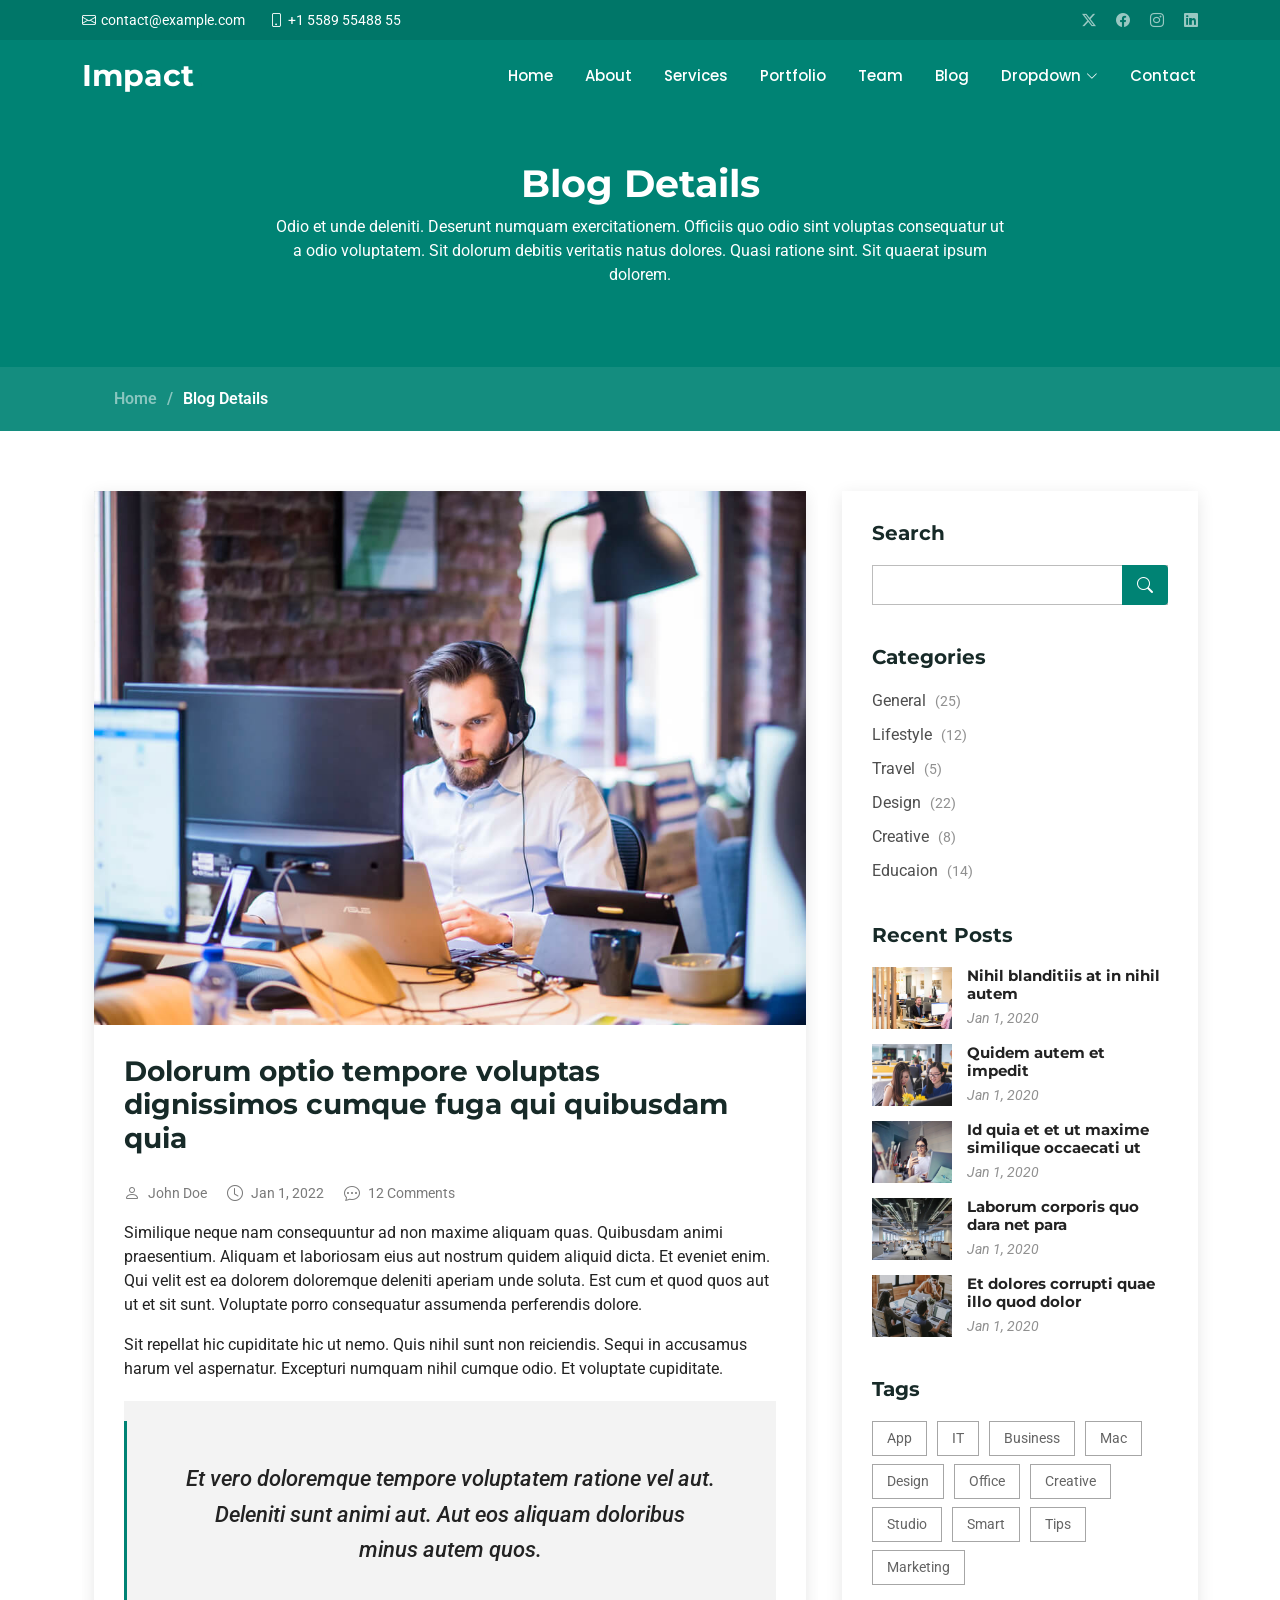
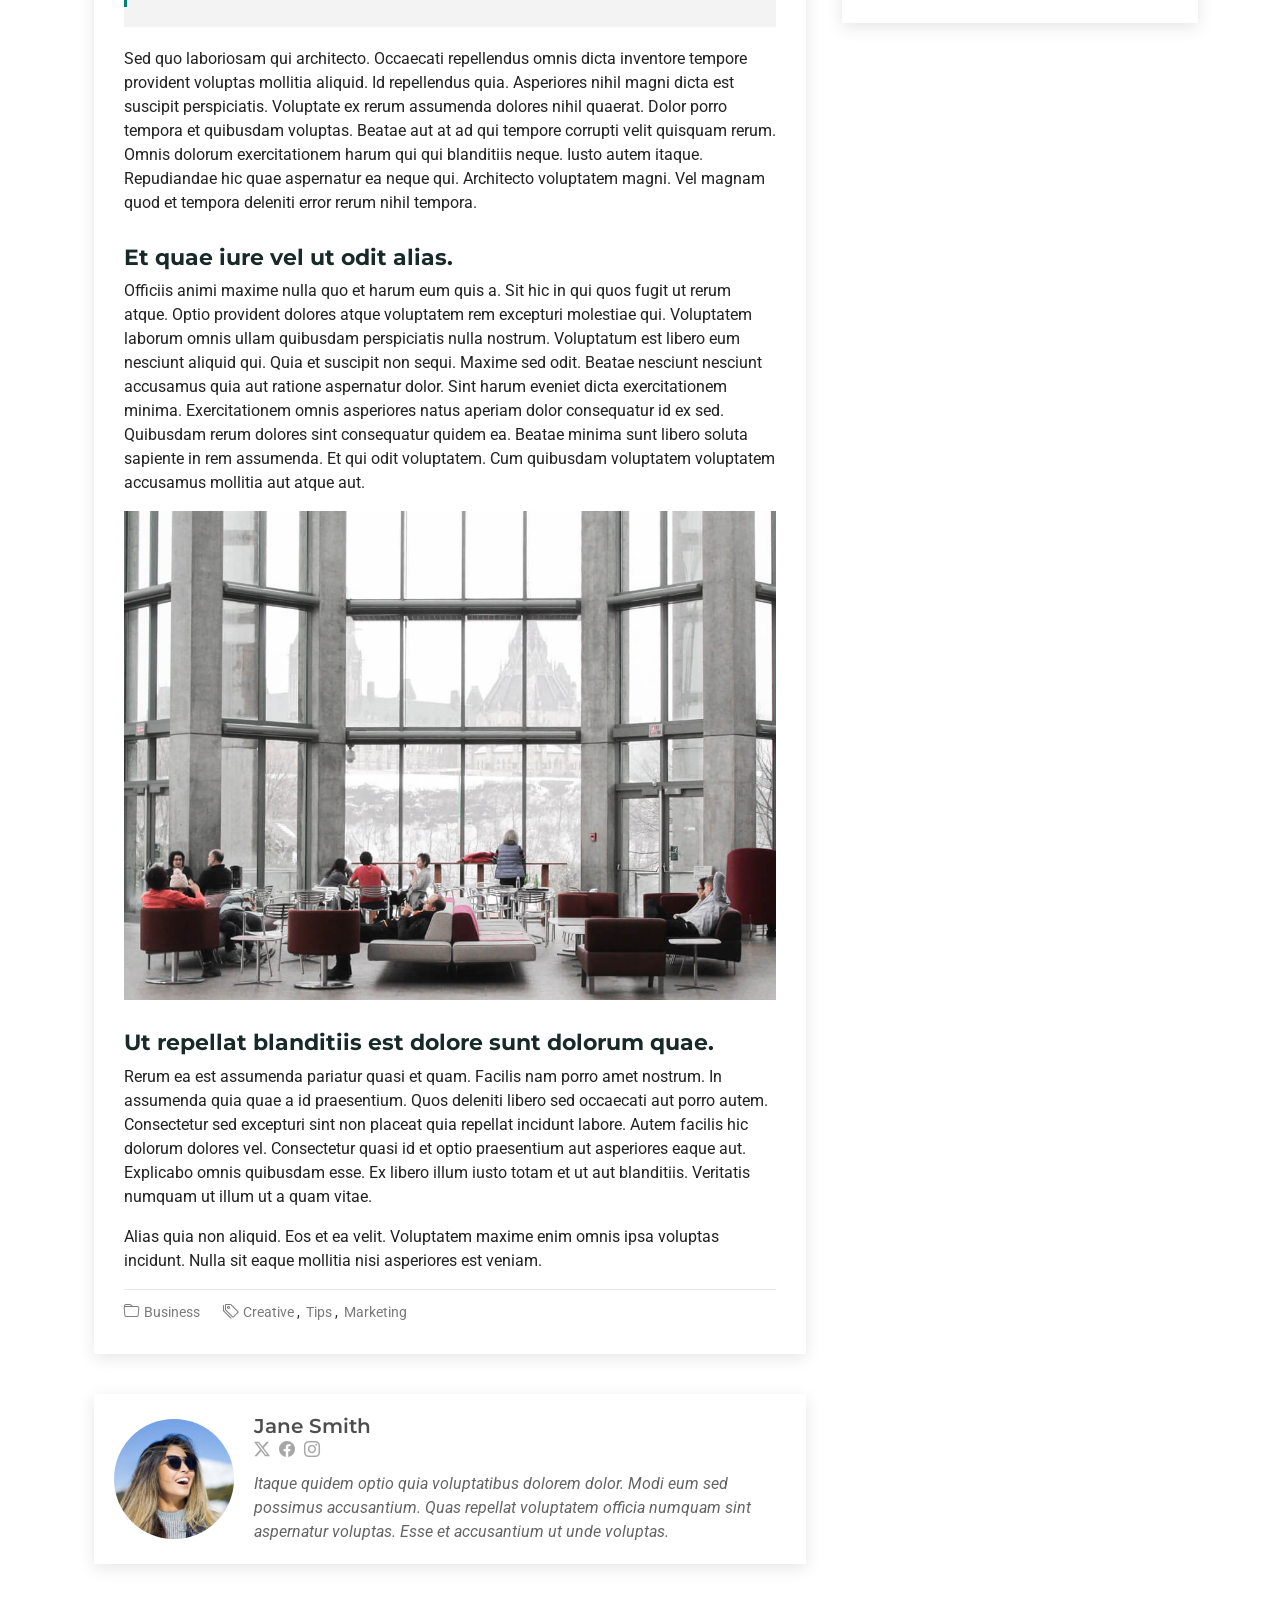
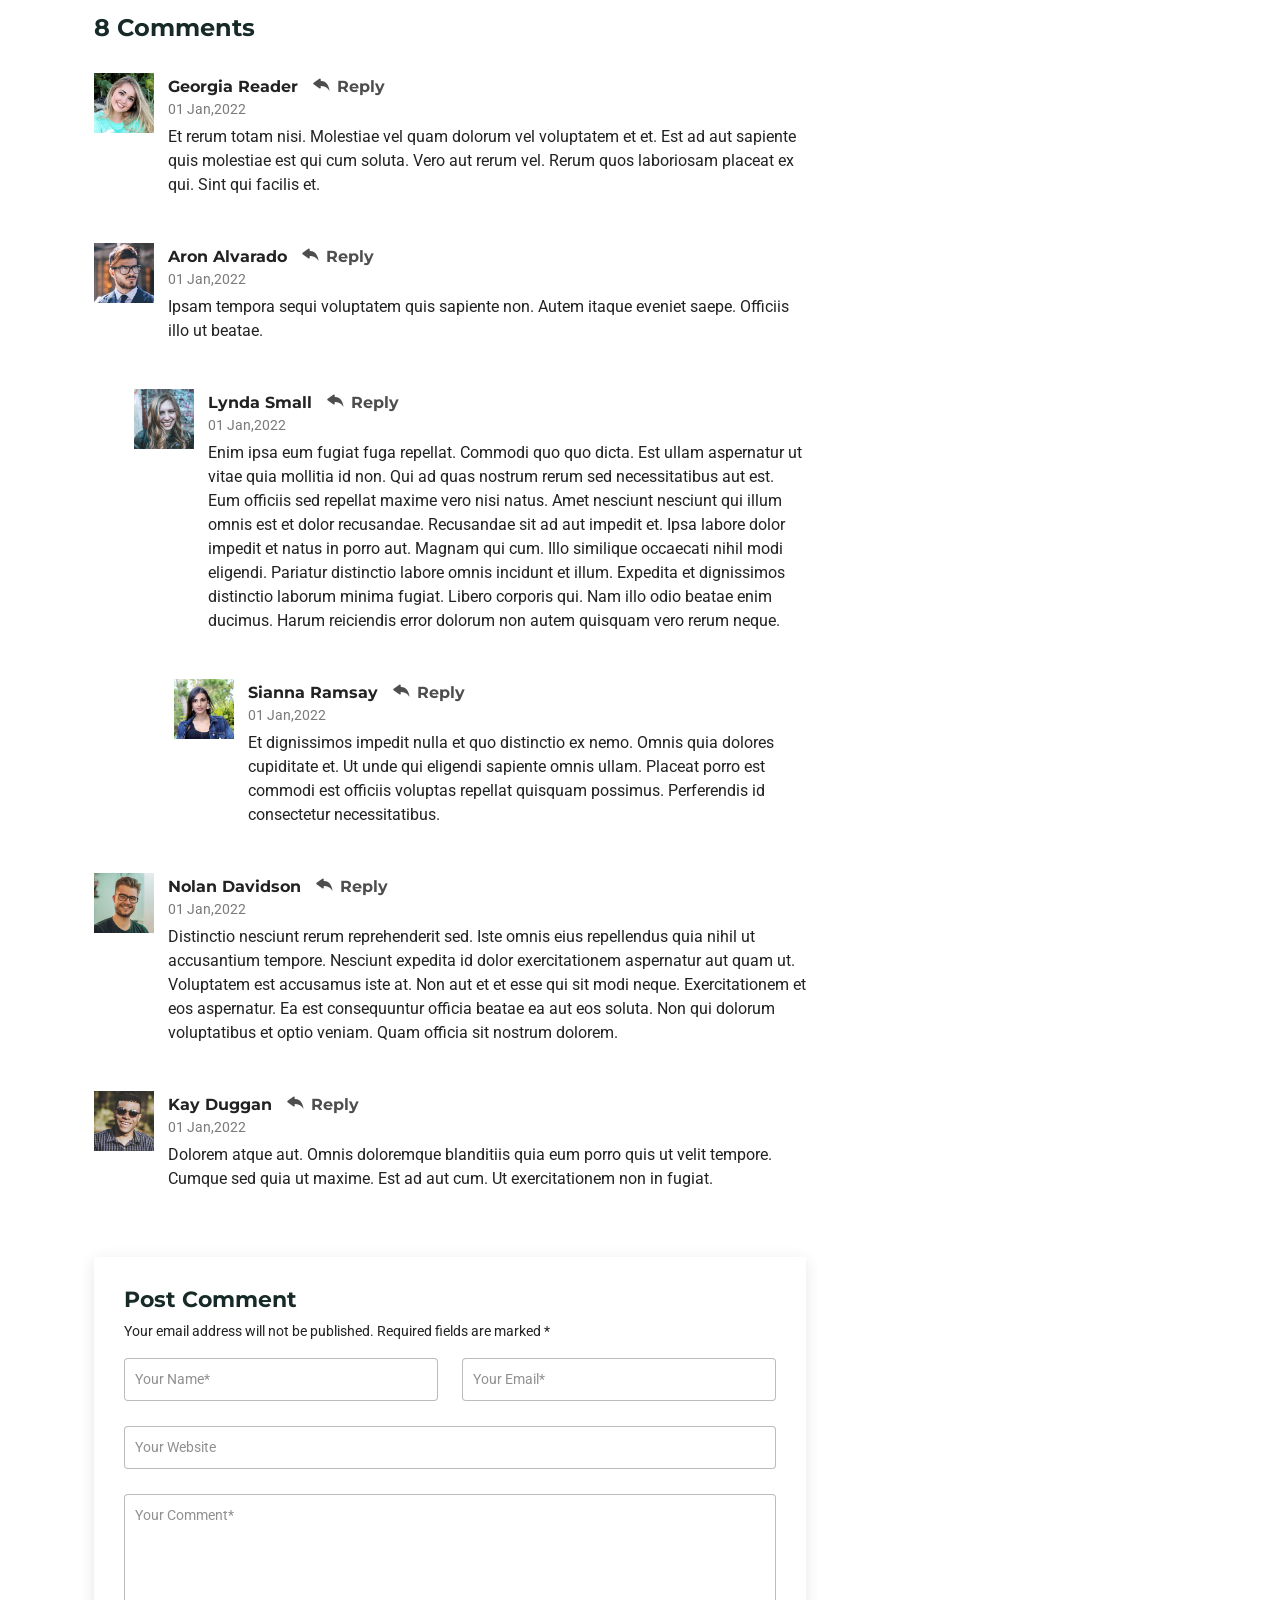
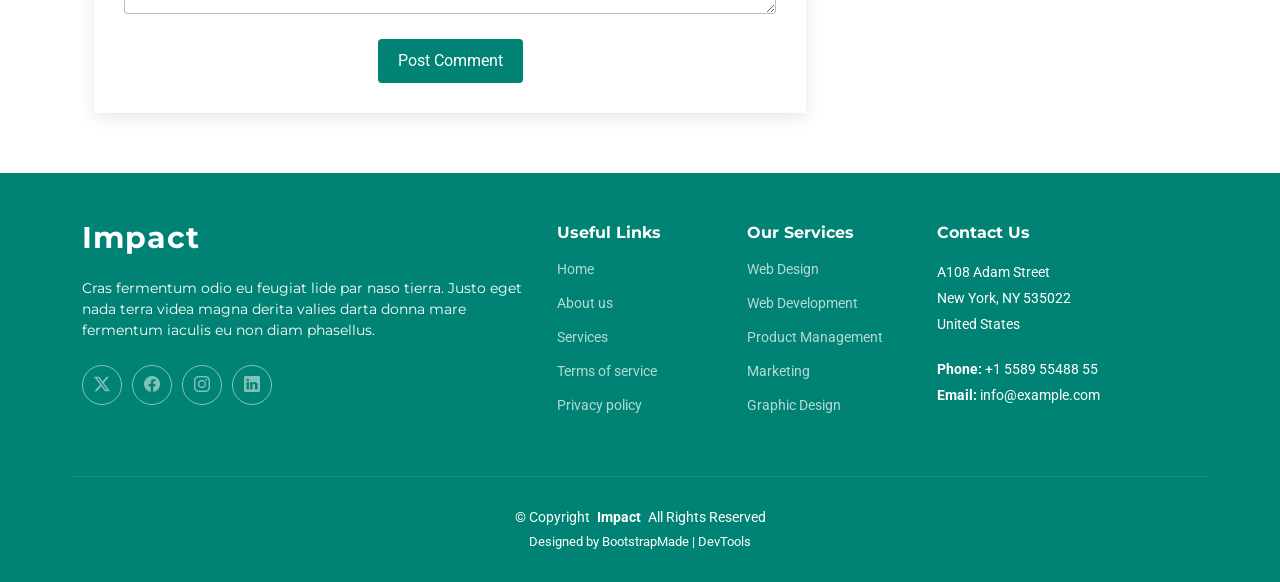
<file: Impact_/Impact/blog-details.html>
<!DOCTYPE html>
<html lang="en">

<head>
  <meta charset="utf-8">
  <meta content="width=device-width, initial-scale=1.0" name="viewport">
  <title>Blog Details - Impact Bootstrap Template</title>
  <meta name="description" content="">
  <meta name="keywords" content="">

  <!-- Favicons -->
  <link href="assets/img/favicon.png" rel="icon">
  <link href="assets/img/apple-touch-icon.png" rel="apple-touch-icon">

  <!-- Fonts -->
  <link href="https://fonts.googleapis.com" rel="preconnect">
  <link href="https://fonts.gstatic.com" rel="preconnect" crossorigin>
  <link href="https://fonts.googleapis.com/css2?family=Roboto:ital,wght@0,100;0,300;0,400;0,500;0,700;0,900;1,100;1,300;1,400;1,500;1,700;1,900&family=Montserrat:ital,wght@0,100;0,200;0,300;0,400;0,500;0,600;0,700;0,800;0,900;1,100;1,200;1,300;1,400;1,500;1,600;1,700;1,800;1,900&family=Poppins:ital,wght@0,100;0,200;0,300;0,400;0,500;0,600;0,700;0,800;0,900;1,100;1,200;1,300;1,400;1,500;1,600;1,700;1,800;1,900&display=swap" rel="stylesheet">

  <!-- Vendor CSS Files -->
  <link href="assets/vendor/bootstrap/css/bootstrap.min.css" rel="stylesheet">
  <link href="assets/vendor/bootstrap-icons/bootstrap-icons.css" rel="stylesheet">
  <link href="assets/vendor/aos/aos.css" rel="stylesheet">
  <link href="assets/vendor/glightbox/css/glightbox.min.css" rel="stylesheet">
  <link href="assets/vendor/swiper/swiper-bundle.min.css" rel="stylesheet">

  <!-- Main CSS File -->
  <link href="assets/css/main.css" rel="stylesheet">

  <!-- =======================================================
  * Template Name: Impact
  * Template URL: https://bootstrapmade.com/impact-bootstrap-business-website-template/
  * Updated: Aug 07 2024 with Bootstrap v5.3.3
  * Author: BootstrapMade.com
  * License: https://bootstrapmade.com/license/
  ======================================================== -->
</head>

<body class="blog-details-page">

  <header id="header" class="header fixed-top">

    <div class="topbar d-flex align-items-center">
      <div class="container d-flex justify-content-center justify-content-md-between">
        <div class="contact-info d-flex align-items-center">
          <i class="bi bi-envelope d-flex align-items-center"><a href="mailto:contact@example.com">contact@example.com</a></i>
          <i class="bi bi-phone d-flex align-items-center ms-4"><span>+1 5589 55488 55</span></i>
        </div>
        <div class="social-links d-none d-md-flex align-items-center">
          <a href="#" class="twitter"><i class="bi bi-twitter-x"></i></a>
          <a href="#" class="facebook"><i class="bi bi-facebook"></i></a>
          <a href="#" class="instagram"><i class="bi bi-instagram"></i></a>
          <a href="#" class="linkedin"><i class="bi bi-linkedin"></i></a>
        </div>
      </div>
    </div><!-- End Top Bar -->

    <div class="branding d-flex align-items-cente">

      <div class="container position-relative d-flex align-items-center justify-content-between">
        <a href="index.html" class="logo d-flex align-items-center">
          <!-- Uncomment the line below if you also wish to use an image logo -->
          <!-- <img src="assets/img/logo.png" alt=""> -->
          <h1 class="sitename">Impact</h1>
          <span>.</span>
        </a>

        <nav id="navmenu" class="navmenu">
          <ul>
            <li><a href="#hero">Home<br></a></li>
            <li><a href="#about">About</a></li>
            <li><a href="#services">Services</a></li>
            <li><a href="#portfolio">Portfolio</a></li>
            <li><a href="#team">Team</a></li>
            <li><a href="blog.html">Blog</a></li>
            <li class="dropdown"><a href="#"><span>Dropdown</span> <i class="bi bi-chevron-down toggle-dropdown"></i></a>
              <ul>
                <li><a href="#">Dropdown 1</a></li>
                <li class="dropdown"><a href="#"><span>Deep Dropdown</span> <i class="bi bi-chevron-down toggle-dropdown"></i></a>
                  <ul>
                    <li><a href="#">Deep Dropdown 1</a></li>
                    <li><a href="#">Deep Dropdown 2</a></li>
                    <li><a href="#">Deep Dropdown 3</a></li>
                    <li><a href="#">Deep Dropdown 4</a></li>
                    <li><a href="#">Deep Dropdown 5</a></li>
                  </ul>
                </li>
                <li><a href="#">Dropdown 2</a></li>
                <li><a href="#">Dropdown 3</a></li>
                <li><a href="#">Dropdown 4</a></li>
              </ul>
            </li>
            <li><a href="#contact">Contact</a></li>
          </ul>
          <i class="mobile-nav-toggle d-xl-none bi bi-list"></i>
        </nav>

      </div>

    </div>

  </header>

  <main class="main">

    <!-- Page Title -->
    <div class="page-title">
      <div class="heading">
        <div class="container">
          <div class="row d-flex justify-content-center text-center">
            <div class="col-lg-8">
              <h1>Blog Details</h1>
              <p class="mb-0">Odio et unde deleniti. Deserunt numquam exercitationem. Officiis quo odio sint voluptas consequatur ut a odio voluptatem. Sit dolorum debitis veritatis natus dolores. Quasi ratione sint. Sit quaerat ipsum dolorem.</p>
            </div>
          </div>
        </div>
      </div>
      <nav class="breadcrumbs">
        <div class="container">
          <ol>
            <li><a href="index.html">Home</a></li>
            <li class="current">Blog Details</li>
          </ol>
        </div>
      </nav>
    </div><!-- End Page Title -->

    <div class="container">
      <div class="row">

        <div class="col-lg-8">

          <!-- Blog Details Section -->
          <section id="blog-details" class="blog-details section">
            <div class="container">

              <article class="article">

                <div class="post-img">
                  <img src="assets/img/blog/blog-1.jpg" alt="" class="img-fluid">
                </div>

                <h2 class="title">Dolorum optio tempore voluptas dignissimos cumque fuga qui quibusdam quia</h2>

                <div class="meta-top">
                  <ul>
                    <li class="d-flex align-items-center"><i class="bi bi-person"></i> <a href="blog-details.html">John Doe</a></li>
                    <li class="d-flex align-items-center"><i class="bi bi-clock"></i> <a href="blog-details.html"><time datetime="2020-01-01">Jan 1, 2022</time></a></li>
                    <li class="d-flex align-items-center"><i class="bi bi-chat-dots"></i> <a href="blog-details.html">12 Comments</a></li>
                  </ul>
                </div><!-- End meta top -->

                <div class="content">
                  <p>
                    Similique neque nam consequuntur ad non maxime aliquam quas. Quibusdam animi praesentium. Aliquam et laboriosam eius aut nostrum quidem aliquid dicta.
                    Et eveniet enim. Qui velit est ea dolorem doloremque deleniti aperiam unde soluta. Est cum et quod quos aut ut et sit sunt. Voluptate porro consequatur assumenda perferendis dolore.
                  </p>

                  <p>
                    Sit repellat hic cupiditate hic ut nemo. Quis nihil sunt non reiciendis. Sequi in accusamus harum vel aspernatur. Excepturi numquam nihil cumque odio. Et voluptate cupiditate.
                  </p>

                  <blockquote>
                    <p>
                      Et vero doloremque tempore voluptatem ratione vel aut. Deleniti sunt animi aut. Aut eos aliquam doloribus minus autem quos.
                    </p>
                  </blockquote>

                  <p>
                    Sed quo laboriosam qui architecto. Occaecati repellendus omnis dicta inventore tempore provident voluptas mollitia aliquid. Id repellendus quia. Asperiores nihil magni dicta est suscipit perspiciatis. Voluptate ex rerum assumenda dolores nihil quaerat.
                    Dolor porro tempora et quibusdam voluptas. Beatae aut at ad qui tempore corrupti velit quisquam rerum. Omnis dolorum exercitationem harum qui qui blanditiis neque.
                    Iusto autem itaque. Repudiandae hic quae aspernatur ea neque qui. Architecto voluptatem magni. Vel magnam quod et tempora deleniti error rerum nihil tempora.
                  </p>

                  <h3>Et quae iure vel ut odit alias.</h3>
                  <p>
                    Officiis animi maxime nulla quo et harum eum quis a. Sit hic in qui quos fugit ut rerum atque. Optio provident dolores atque voluptatem rem excepturi molestiae qui. Voluptatem laborum omnis ullam quibusdam perspiciatis nulla nostrum. Voluptatum est libero eum nesciunt aliquid qui.
                    Quia et suscipit non sequi. Maxime sed odit. Beatae nesciunt nesciunt accusamus quia aut ratione aspernatur dolor. Sint harum eveniet dicta exercitationem minima. Exercitationem omnis asperiores natus aperiam dolor consequatur id ex sed. Quibusdam rerum dolores sint consequatur quidem ea.
                    Beatae minima sunt libero soluta sapiente in rem assumenda. Et qui odit voluptatem. Cum quibusdam voluptatem voluptatem accusamus mollitia aut atque aut.
                  </p>
                  <img src="assets/img/blog/blog-inside-post.jpg" class="img-fluid" alt="">

                  <h3>Ut repellat blanditiis est dolore sunt dolorum quae.</h3>
                  <p>
                    Rerum ea est assumenda pariatur quasi et quam. Facilis nam porro amet nostrum. In assumenda quia quae a id praesentium. Quos deleniti libero sed occaecati aut porro autem. Consectetur sed excepturi sint non placeat quia repellat incidunt labore. Autem facilis hic dolorum dolores vel.
                    Consectetur quasi id et optio praesentium aut asperiores eaque aut. Explicabo omnis quibusdam esse. Ex libero illum iusto totam et ut aut blanditiis. Veritatis numquam ut illum ut a quam vitae.
                  </p>
                  <p>
                    Alias quia non aliquid. Eos et ea velit. Voluptatem maxime enim omnis ipsa voluptas incidunt. Nulla sit eaque mollitia nisi asperiores est veniam.
                  </p>

                </div><!-- End post content -->

                <div class="meta-bottom">
                  <i class="bi bi-folder"></i>
                  <ul class="cats">
                    <li><a href="#">Business</a></li>
                  </ul>

                  <i class="bi bi-tags"></i>
                  <ul class="tags">
                    <li><a href="#">Creative</a></li>
                    <li><a href="#">Tips</a></li>
                    <li><a href="#">Marketing</a></li>
                  </ul>
                </div><!-- End meta bottom -->

              </article>

            </div>
          </section><!-- /Blog Details Section -->

          <!-- Blog Author Section -->
          <section id="blog-author" class="blog-author section">

            <div class="container">
              <div class="author-container d-flex align-items-center">
                <img src="assets/img/blog/blog-author.jpg" class="rounded-circle flex-shrink-0" alt="">
                <div>
                  <h4>Jane Smith</h4>
                  <div class="social-links">
                    <a href="https://x.com/#"><i class="bi bi-twitter-x"></i></a>
                    <a href="https://facebook.com/#"><i class="bi bi-facebook"></i></a>
                    <a href="https://instagram.com/#"><i class="biu bi-instagram"></i></a>
                  </div>
                  <p>
                    Itaque quidem optio quia voluptatibus dolorem dolor. Modi eum sed possimus accusantium. Quas repellat voluptatem officia numquam sint aspernatur voluptas. Esse et accusantium ut unde voluptas.
                  </p>
                </div>
              </div>
            </div>

          </section><!-- /Blog Author Section -->

          <!-- Blog Comments Section -->
          <section id="blog-comments" class="blog-comments section">

            <div class="container">

              <h4 class="comments-count">8 Comments</h4>

              <div id="comment-1" class="comment">
                <div class="d-flex">
                  <div class="comment-img"><img src="assets/img/blog/comments-1.jpg" alt=""></div>
                  <div>
                    <h5><a href="">Georgia Reader</a> <a href="#" class="reply"><i class="bi bi-reply-fill"></i> Reply</a></h5>
                    <time datetime="2020-01-01">01 Jan,2022</time>
                    <p>
                      Et rerum totam nisi. Molestiae vel quam dolorum vel voluptatem et et. Est ad aut sapiente quis molestiae est qui cum soluta.
                      Vero aut rerum vel. Rerum quos laboriosam placeat ex qui. Sint qui facilis et.
                    </p>
                  </div>
                </div>
              </div><!-- End comment #1 -->

              <div id="comment-2" class="comment">
                <div class="d-flex">
                  <div class="comment-img"><img src="assets/img/blog/comments-2.jpg" alt=""></div>
                  <div>
                    <h5><a href="">Aron Alvarado</a> <a href="#" class="reply"><i class="bi bi-reply-fill"></i> Reply</a></h5>
                    <time datetime="2020-01-01">01 Jan,2022</time>
                    <p>
                      Ipsam tempora sequi voluptatem quis sapiente non. Autem itaque eveniet saepe. Officiis illo ut beatae.
                    </p>
                  </div>
                </div>

                <div id="comment-reply-1" class="comment comment-reply">
                  <div class="d-flex">
                    <div class="comment-img"><img src="assets/img/blog/comments-3.jpg" alt=""></div>
                    <div>
                      <h5><a href="">Lynda Small</a> <a href="#" class="reply"><i class="bi bi-reply-fill"></i> Reply</a></h5>
                      <time datetime="2020-01-01">01 Jan,2022</time>
                      <p>
                        Enim ipsa eum fugiat fuga repellat. Commodi quo quo dicta. Est ullam aspernatur ut vitae quia mollitia id non. Qui ad quas nostrum rerum sed necessitatibus aut est. Eum officiis sed repellat maxime vero nisi natus. Amet nesciunt nesciunt qui illum omnis est et dolor recusandae.

                        Recusandae sit ad aut impedit et. Ipsa labore dolor impedit et natus in porro aut. Magnam qui cum. Illo similique occaecati nihil modi eligendi. Pariatur distinctio labore omnis incidunt et illum. Expedita et dignissimos distinctio laborum minima fugiat.

                        Libero corporis qui. Nam illo odio beatae enim ducimus. Harum reiciendis error dolorum non autem quisquam vero rerum neque.
                      </p>
                    </div>
                  </div>

                  <div id="comment-reply-2" class="comment comment-reply">
                    <div class="d-flex">
                      <div class="comment-img"><img src="assets/img/blog/comments-4.jpg" alt=""></div>
                      <div>
                        <h5><a href="">Sianna Ramsay</a> <a href="#" class="reply"><i class="bi bi-reply-fill"></i> Reply</a></h5>
                        <time datetime="2020-01-01">01 Jan,2022</time>
                        <p>
                          Et dignissimos impedit nulla et quo distinctio ex nemo. Omnis quia dolores cupiditate et. Ut unde qui eligendi sapiente omnis ullam. Placeat porro est commodi est officiis voluptas repellat quisquam possimus. Perferendis id consectetur necessitatibus.
                        </p>
                      </div>
                    </div>

                  </div><!-- End comment reply #2-->

                </div><!-- End comment reply #1-->

              </div><!-- End comment #2-->

              <div id="comment-3" class="comment">
                <div class="d-flex">
                  <div class="comment-img"><img src="assets/img/blog/comments-5.jpg" alt=""></div>
                  <div>
                    <h5><a href="">Nolan Davidson</a> <a href="#" class="reply"><i class="bi bi-reply-fill"></i> Reply</a></h5>
                    <time datetime="2020-01-01">01 Jan,2022</time>
                    <p>
                      Distinctio nesciunt rerum reprehenderit sed. Iste omnis eius repellendus quia nihil ut accusantium tempore. Nesciunt expedita id dolor exercitationem aspernatur aut quam ut. Voluptatem est accusamus iste at.
                      Non aut et et esse qui sit modi neque. Exercitationem et eos aspernatur. Ea est consequuntur officia beatae ea aut eos soluta. Non qui dolorum voluptatibus et optio veniam. Quam officia sit nostrum dolorem.
                    </p>
                  </div>
                </div>

              </div><!-- End comment #3 -->

              <div id="comment-4" class="comment">
                <div class="d-flex">
                  <div class="comment-img"><img src="assets/img/blog/comments-6.jpg" alt=""></div>
                  <div>
                    <h5><a href="">Kay Duggan</a> <a href="#" class="reply"><i class="bi bi-reply-fill"></i> Reply</a></h5>
                    <time datetime="2020-01-01">01 Jan,2022</time>
                    <p>
                      Dolorem atque aut. Omnis doloremque blanditiis quia eum porro quis ut velit tempore. Cumque sed quia ut maxime. Est ad aut cum. Ut exercitationem non in fugiat.
                    </p>
                  </div>
                </div>

              </div><!-- End comment #4 -->

            </div>

          </section><!-- /Blog Comments Section -->

          <!-- Comment Form Section -->
          <section id="comment-form" class="comment-form section">
            <div class="container">

              <form action="">

                <h4>Post Comment</h4>
                <p>Your email address will not be published. Required fields are marked * </p>
                <div class="row">
                  <div class="col-md-6 form-group">
                    <input name="name" type="text" class="form-control" placeholder="Your Name*">
                  </div>
                  <div class="col-md-6 form-group">
                    <input name="email" type="text" class="form-control" placeholder="Your Email*">
                  </div>
                </div>
                <div class="row">
                  <div class="col form-group">
                    <input name="website" type="text" class="form-control" placeholder="Your Website">
                  </div>
                </div>
                <div class="row">
                  <div class="col form-group">
                    <textarea name="comment" class="form-control" placeholder="Your Comment*"></textarea>
                  </div>
                </div>

                <div class="text-center">
                  <button type="submit" class="btn btn-primary">Post Comment</button>
                </div>

              </form>

            </div>
          </section><!-- /Comment Form Section -->

        </div>

        <div class="col-lg-4 sidebar">

          <div class="widgets-container">

            <!-- Search Widget -->
            <div class="search-widget widget-item">

              <h3 class="widget-title">Search</h3>
              <form action="">
                <input type="text">
                <button type="submit" title="Search"><i class="bi bi-search"></i></button>
              </form>

            </div><!--/Search Widget -->

            <!-- Categories Widget -->
            <div class="categories-widget widget-item">

              <h3 class="widget-title">Categories</h3>
              <ul class="mt-3">
                <li><a href="#">General <span>(25)</span></a></li>
                <li><a href="#">Lifestyle <span>(12)</span></a></li>
                <li><a href="#">Travel <span>(5)</span></a></li>
                <li><a href="#">Design <span>(22)</span></a></li>
                <li><a href="#">Creative <span>(8)</span></a></li>
                <li><a href="#">Educaion <span>(14)</span></a></li>
              </ul>

            </div><!--/Categories Widget -->

            <!-- Recent Posts Widget -->
            <div class="recent-posts-widget widget-item">

              <h3 class="widget-title">Recent Posts</h3>

              <div class="post-item">
                <img src="assets/img/blog/blog-recent-1.jpg" alt="" class="flex-shrink-0">
                <div>
                  <h4><a href="blog-details.html">Nihil blanditiis at in nihil autem</a></h4>
                  <time datetime="2020-01-01">Jan 1, 2020</time>
                </div>
              </div><!-- End recent post item-->

              <div class="post-item">
                <img src="assets/img/blog/blog-recent-2.jpg" alt="" class="flex-shrink-0">
                <div>
                  <h4><a href="blog-details.html">Quidem autem et impedit</a></h4>
                  <time datetime="2020-01-01">Jan 1, 2020</time>
                </div>
              </div><!-- End recent post item-->

              <div class="post-item">
                <img src="assets/img/blog/blog-recent-3.jpg" alt="" class="flex-shrink-0">
                <div>
                  <h4><a href="blog-details.html">Id quia et et ut maxime similique occaecati ut</a></h4>
                  <time datetime="2020-01-01">Jan 1, 2020</time>
                </div>
              </div><!-- End recent post item-->

              <div class="post-item">
                <img src="assets/img/blog/blog-recent-4.jpg" alt="" class="flex-shrink-0">
                <div>
                  <h4><a href="blog-details.html">Laborum corporis quo dara net para</a></h4>
                  <time datetime="2020-01-01">Jan 1, 2020</time>
                </div>
              </div><!-- End recent post item-->

              <div class="post-item">
                <img src="assets/img/blog/blog-recent-5.jpg" alt="" class="flex-shrink-0">
                <div>
                  <h4><a href="blog-details.html">Et dolores corrupti quae illo quod dolor</a></h4>
                  <time datetime="2020-01-01">Jan 1, 2020</time>
                </div>
              </div><!-- End recent post item-->

            </div><!--/Recent Posts Widget -->

            <!-- Tags Widget -->
            <div class="tags-widget widget-item">

              <h3 class="widget-title">Tags</h3>
              <ul>
                <li><a href="#">App</a></li>
                <li><a href="#">IT</a></li>
                <li><a href="#">Business</a></li>
                <li><a href="#">Mac</a></li>
                <li><a href="#">Design</a></li>
                <li><a href="#">Office</a></li>
                <li><a href="#">Creative</a></li>
                <li><a href="#">Studio</a></li>
                <li><a href="#">Smart</a></li>
                <li><a href="#">Tips</a></li>
                <li><a href="#">Marketing</a></li>
              </ul>

            </div><!--/Tags Widget -->

          </div>

        </div>

      </div>
    </div>

  </main>

  <footer id="footer" class="footer accent-background">

    <div class="container footer-top">
      <div class="row gy-4">
        <div class="col-lg-5 col-md-12 footer-about">
          <a href="index.html" class="logo d-flex align-items-center">
            <span class="sitename">Impact</span>
          </a>
          <p>Cras fermentum odio eu feugiat lide par naso tierra. Justo eget nada terra videa magna derita valies darta donna mare fermentum iaculis eu non diam phasellus.</p>
          <div class="social-links d-flex mt-4">
            <a href=""><i class="bi bi-twitter-x"></i></a>
            <a href=""><i class="bi bi-facebook"></i></a>
            <a href=""><i class="bi bi-instagram"></i></a>
            <a href=""><i class="bi bi-linkedin"></i></a>
          </div>
        </div>

        <div class="col-lg-2 col-6 footer-links">
          <h4>Useful Links</h4>
          <ul>
            <li><a href="#">Home</a></li>
            <li><a href="#">About us</a></li>
            <li><a href="#">Services</a></li>
            <li><a href="#">Terms of service</a></li>
            <li><a href="#">Privacy policy</a></li>
          </ul>
        </div>

        <div class="col-lg-2 col-6 footer-links">
          <h4>Our Services</h4>
          <ul>
            <li><a href="#">Web Design</a></li>
            <li><a href="#">Web Development</a></li>
            <li><a href="#">Product Management</a></li>
            <li><a href="#">Marketing</a></li>
            <li><a href="#">Graphic Design</a></li>
          </ul>
        </div>

        <div class="col-lg-3 col-md-12 footer-contact text-center text-md-start">
          <h4>Contact Us</h4>
          <p>A108 Adam Street</p>
          <p>New York, NY 535022</p>
          <p>United States</p>
          <p class="mt-4"><strong>Phone:</strong> <span>+1 5589 55488 55</span></p>
          <p><strong>Email:</strong> <span>info@example.com</span></p>
        </div>

      </div>
    </div>

    <div class="container copyright text-center mt-4">
      <p>© <span>Copyright</span> <strong class="px-1 sitename">Impact</strong> <span>All Rights Reserved</span></p>
      <div class="credits">
        <!-- All the links in the footer should remain intact. -->
        <!-- You can delete the links only if you've purchased the pro version. -->
        <!-- Licensing information: https://bootstrapmade.com/license/ -->
        <!-- Purchase the pro version with working PHP/AJAX contact form: [buy-url] -->
        Designed by <a href="https://bootstrapmade.com/">BootstrapMade</a> | <a href="https://bootstrapmade.com/tools/">DevTools</a>
      </div>
    </div>

  </footer>

  <!-- Scroll Top -->
  <a href="#" id="scroll-top" class="scroll-top d-flex align-items-center justify-content-center"><i class="bi bi-arrow-up-short"></i></a>

  <!-- Preloader -->
  <div id="preloader"></div>

  <!-- Vendor JS Files -->
  <script src="assets/vendor/bootstrap/js/bootstrap.bundle.min.js"></script>
  <script src="assets/vendor/php-email-form/validate.js"></script>
  <script src="assets/vendor/aos/aos.js"></script>
  <script src="assets/vendor/glightbox/js/glightbox.min.js"></script>
  <script src="assets/vendor/swiper/swiper-bundle.min.js"></script>
  <script src="assets/vendor/purecounter/purecounter_vanilla.js"></script>
  <script src="assets/vendor/imagesloaded/imagesloaded.pkgd.min.js"></script>
  <script src="assets/vendor/isotope-layout/isotope.pkgd.min.js"></script>

  <!-- Main JS File -->
  <script src="assets/js/main.js"></script>

</body>

</html>
</file>
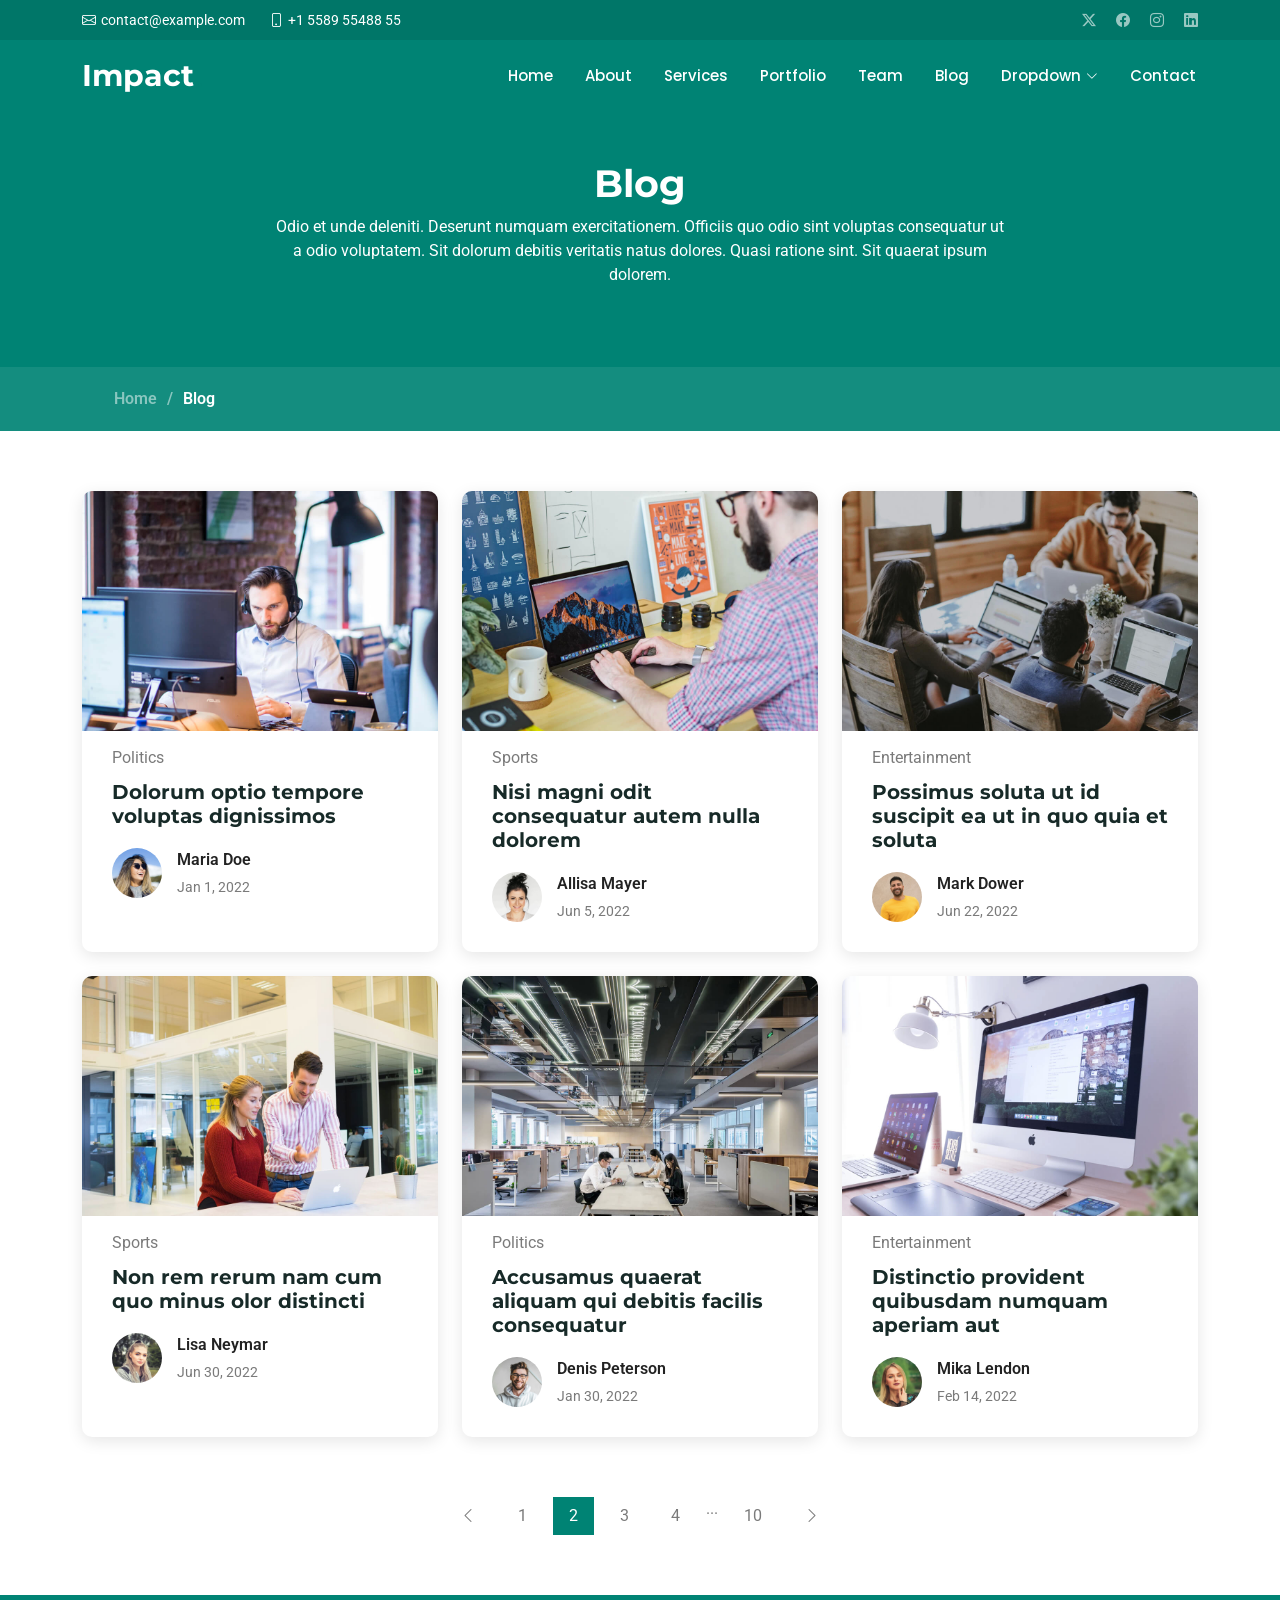
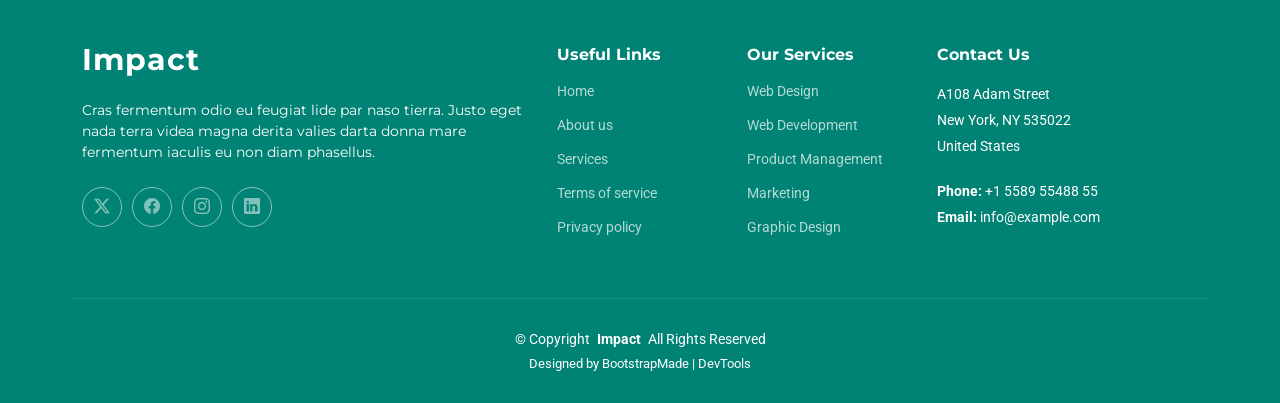
<file: Impact_/Impact/blog.html>
<!DOCTYPE html>
<html lang="en">

<head>
  <meta charset="utf-8">
  <meta content="width=device-width, initial-scale=1.0" name="viewport">
  <title>Blog - Impact Bootstrap Template</title>
  <meta name="description" content="">
  <meta name="keywords" content="">

  <!-- Favicons -->
  <link href="assets/img/favicon.png" rel="icon">
  <link href="assets/img/apple-touch-icon.png" rel="apple-touch-icon">

  <!-- Fonts -->
  <link href="https://fonts.googleapis.com" rel="preconnect">
  <link href="https://fonts.gstatic.com" rel="preconnect" crossorigin>
  <link href="https://fonts.googleapis.com/css2?family=Roboto:ital,wght@0,100;0,300;0,400;0,500;0,700;0,900;1,100;1,300;1,400;1,500;1,700;1,900&family=Montserrat:ital,wght@0,100;0,200;0,300;0,400;0,500;0,600;0,700;0,800;0,900;1,100;1,200;1,300;1,400;1,500;1,600;1,700;1,800;1,900&family=Poppins:ital,wght@0,100;0,200;0,300;0,400;0,500;0,600;0,700;0,800;0,900;1,100;1,200;1,300;1,400;1,500;1,600;1,700;1,800;1,900&display=swap" rel="stylesheet">

  <!-- Vendor CSS Files -->
  <link href="assets/vendor/bootstrap/css/bootstrap.min.css" rel="stylesheet">
  <link href="assets/vendor/bootstrap-icons/bootstrap-icons.css" rel="stylesheet">
  <link href="assets/vendor/aos/aos.css" rel="stylesheet">
  <link href="assets/vendor/glightbox/css/glightbox.min.css" rel="stylesheet">
  <link href="assets/vendor/swiper/swiper-bundle.min.css" rel="stylesheet">

  <!-- Main CSS File -->
  <link href="assets/css/main.css" rel="stylesheet">

  <!-- =======================================================
  * Template Name: Impact
  * Template URL: https://bootstrapmade.com/impact-bootstrap-business-website-template/
  * Updated: Aug 07 2024 with Bootstrap v5.3.3
  * Author: BootstrapMade.com
  * License: https://bootstrapmade.com/license/
  ======================================================== -->
</head>

<body class="blog-page">

  <header id="header" class="header fixed-top">

    <div class="topbar d-flex align-items-center">
      <div class="container d-flex justify-content-center justify-content-md-between">
        <div class="contact-info d-flex align-items-center">
          <i class="bi bi-envelope d-flex align-items-center"><a href="mailto:contact@example.com">contact@example.com</a></i>
          <i class="bi bi-phone d-flex align-items-center ms-4"><span>+1 5589 55488 55</span></i>
        </div>
        <div class="social-links d-none d-md-flex align-items-center">
          <a href="#" class="twitter"><i class="bi bi-twitter-x"></i></a>
          <a href="#" class="facebook"><i class="bi bi-facebook"></i></a>
          <a href="#" class="instagram"><i class="bi bi-instagram"></i></a>
          <a href="#" class="linkedin"><i class="bi bi-linkedin"></i></a>
        </div>
      </div>
    </div><!-- End Top Bar -->

    <div class="branding d-flex align-items-cente">

      <div class="container position-relative d-flex align-items-center justify-content-between">
        <a href="index.html" class="logo d-flex align-items-center">
          <!-- Uncomment the line below if you also wish to use an image logo -->
          <!-- <img src="assets/img/logo.png" alt=""> -->
          <h1 class="sitename">Impact</h1>
          <span>.</span>
        </a>

        <nav id="navmenu" class="navmenu">
          <ul>
            <li><a href="#hero">Home<br></a></li>
            <li><a href="#about">About</a></li>
            <li><a href="#services">Services</a></li>
            <li><a href="#portfolio">Portfolio</a></li>
            <li><a href="#team">Team</a></li>
            <li><a href="blog.html" class="active">Blog</a></li>
            <li class="dropdown"><a href="#"><span>Dropdown</span> <i class="bi bi-chevron-down toggle-dropdown"></i></a>
              <ul>
                <li><a href="#">Dropdown 1</a></li>
                <li class="dropdown"><a href="#"><span>Deep Dropdown</span> <i class="bi bi-chevron-down toggle-dropdown"></i></a>
                  <ul>
                    <li><a href="#">Deep Dropdown 1</a></li>
                    <li><a href="#">Deep Dropdown 2</a></li>
                    <li><a href="#">Deep Dropdown 3</a></li>
                    <li><a href="#">Deep Dropdown 4</a></li>
                    <li><a href="#">Deep Dropdown 5</a></li>
                  </ul>
                </li>
                <li><a href="#">Dropdown 2</a></li>
                <li><a href="#">Dropdown 3</a></li>
                <li><a href="#">Dropdown 4</a></li>
              </ul>
            </li>
            <li><a href="#contact">Contact</a></li>
          </ul>
          <i class="mobile-nav-toggle d-xl-none bi bi-list"></i>
        </nav>

      </div>

    </div>

  </header>

  <main class="main">

    <!-- Page Title -->
    <div class="page-title">
      <div class="heading">
        <div class="container">
          <div class="row d-flex justify-content-center text-center">
            <div class="col-lg-8">
              <h1>Blog</h1>
              <p class="mb-0">Odio et unde deleniti. Deserunt numquam exercitationem. Officiis quo odio sint voluptas consequatur ut a odio voluptatem. Sit dolorum debitis veritatis natus dolores. Quasi ratione sint. Sit quaerat ipsum dolorem.</p>
            </div>
          </div>
        </div>
      </div>
      <nav class="breadcrumbs">
        <div class="container">
          <ol>
            <li><a href="index.html">Home</a></li>
            <li class="current">Blog</li>
          </ol>
        </div>
      </nav>
    </div><!-- End Page Title -->

    <!-- Blog Posts Section -->
    <section id="blog-posts" class="blog-posts section">

      <div class="container">
        <div class="row gy-4">

          <div class="col-lg-4">
            <article>

              <div class="post-img">
                <img src="assets/img/blog/blog-1.jpg" alt="" class="img-fluid">
              </div>

              <p class="post-category">Politics</p>

              <h2 class="title">
                <a href="blog-details.html">Dolorum optio tempore voluptas dignissimos</a>
              </h2>

              <div class="d-flex align-items-center">
                <img src="assets/img/blog/blog-author.jpg" alt="" class="img-fluid post-author-img flex-shrink-0">
                <div class="post-meta">
                  <p class="post-author">Maria Doe</p>
                  <p class="post-date">
                    <time datetime="2022-01-01">Jan 1, 2022</time>
                  </p>
                </div>
              </div>

            </article>
          </div><!-- End post list item -->

          <div class="col-lg-4">
            <article>

              <div class="post-img">
                <img src="assets/img/blog/blog-2.jpg" alt="" class="img-fluid">
              </div>

              <p class="post-category">Sports</p>

              <h2 class="title">
                <a href="blog-details.html">Nisi magni odit consequatur autem nulla dolorem</a>
              </h2>

              <div class="d-flex align-items-center">
                <img src="assets/img/blog/blog-author-2.jpg" alt="" class="img-fluid post-author-img flex-shrink-0">
                <div class="post-meta">
                  <p class="post-author">Allisa Mayer</p>
                  <p class="post-date">
                    <time datetime="2022-01-01">Jun 5, 2022</time>
                  </p>
                </div>
              </div>

            </article>
          </div><!-- End post list item -->

          <div class="col-lg-4">
            <article>

              <div class="post-img">
                <img src="assets/img/blog/blog-3.jpg" alt="" class="img-fluid">
              </div>

              <p class="post-category">Entertainment</p>

              <h2 class="title">
                <a href="blog-details.html">Possimus soluta ut id suscipit ea ut in quo quia et soluta</a>
              </h2>

              <div class="d-flex align-items-center">
                <img src="assets/img/blog/blog-author-3.jpg" alt="" class="img-fluid post-author-img flex-shrink-0">
                <div class="post-meta">
                  <p class="post-author">Mark Dower</p>
                  <p class="post-date">
                    <time datetime="2022-01-01">Jun 22, 2022</time>
                  </p>
                </div>
              </div>

            </article>
          </div><!-- End post list item -->

          <div class="col-lg-4">
            <article>

              <div class="post-img">
                <img src="assets/img/blog/blog-4.jpg" alt="" class="img-fluid">
              </div>

              <p class="post-category">Sports</p>

              <h2 class="title">
                <a href="blog-details.html">Non rem rerum nam cum quo minus olor distincti</a>
              </h2>

              <div class="d-flex align-items-center">
                <img src="assets/img/blog/blog-author-4.jpg" alt="" class="img-fluid post-author-img flex-shrink-0">
                <div class="post-meta">
                  <p class="post-author">Lisa Neymar</p>
                  <p class="post-date">
                    <time datetime="2022-01-01">Jun 30, 2022</time>
                  </p>
                </div>
              </div>

            </article>
          </div><!-- End post list item -->

          <div class="col-lg-4">
            <article>

              <div class="post-img">
                <img src="assets/img/blog/blog-5.jpg" alt="" class="img-fluid">
              </div>

              <p class="post-category">Politics</p>

              <h2 class="title">
                <a href="blog-details.html">Accusamus quaerat aliquam qui debitis facilis consequatur</a>
              </h2>

              <div class="d-flex align-items-center">
                <img src="assets/img/blog/blog-author-5.jpg" alt="" class="img-fluid post-author-img flex-shrink-0">
                <div class="post-meta">
                  <p class="post-author">Denis Peterson</p>
                  <p class="post-date">
                    <time datetime="2022-01-01">Jan 30, 2022</time>
                  </p>
                </div>
              </div>

            </article>
          </div><!-- End post list item -->

          <div class="col-lg-4">
            <article>

              <div class="post-img">
                <img src="assets/img/blog/blog-6.jpg" alt="" class="img-fluid">
              </div>

              <p class="post-category">Entertainment</p>

              <h2 class="title">
                <a href="blog-details.html">Distinctio provident quibusdam numquam aperiam aut</a>
              </h2>

              <div class="d-flex align-items-center">
                <img src="assets/img/blog/blog-author-6.jpg" alt="" class="img-fluid post-author-img flex-shrink-0">
                <div class="post-meta">
                  <p class="post-author">Mika Lendon</p>
                  <p class="post-date">
                    <time datetime="2022-01-01">Feb 14, 2022</time>
                  </p>
                </div>
              </div>

            </article>
          </div><!-- End post list item -->

        </div>
      </div>

    </section><!-- /Blog Posts Section -->

    <!-- Blog Pagination Section -->
    <section id="blog-pagination" class="blog-pagination section">

      <div class="container">
        <div class="d-flex justify-content-center">
          <ul>
            <li><a href="#"><i class="bi bi-chevron-left"></i></a></li>
            <li><a href="#">1</a></li>
            <li><a href="#" class="active">2</a></li>
            <li><a href="#">3</a></li>
            <li><a href="#">4</a></li>
            <li>...</li>
            <li><a href="#">10</a></li>
            <li><a href="#"><i class="bi bi-chevron-right"></i></a></li>
          </ul>
        </div>
      </div>

    </section><!-- /Blog Pagination Section -->

  </main>

  <footer id="footer" class="footer accent-background">

    <div class="container footer-top">
      <div class="row gy-4">
        <div class="col-lg-5 col-md-12 footer-about">
          <a href="index.html" class="logo d-flex align-items-center">
            <span class="sitename">Impact</span>
          </a>
          <p>Cras fermentum odio eu feugiat lide par naso tierra. Justo eget nada terra videa magna derita valies darta donna mare fermentum iaculis eu non diam phasellus.</p>
          <div class="social-links d-flex mt-4">
            <a href=""><i class="bi bi-twitter-x"></i></a>
            <a href=""><i class="bi bi-facebook"></i></a>
            <a href=""><i class="bi bi-instagram"></i></a>
            <a href=""><i class="bi bi-linkedin"></i></a>
          </div>
        </div>

        <div class="col-lg-2 col-6 footer-links">
          <h4>Useful Links</h4>
          <ul>
            <li><a href="#">Home</a></li>
            <li><a href="#">About us</a></li>
            <li><a href="#">Services</a></li>
            <li><a href="#">Terms of service</a></li>
            <li><a href="#">Privacy policy</a></li>
          </ul>
        </div>

        <div class="col-lg-2 col-6 footer-links">
          <h4>Our Services</h4>
          <ul>
            <li><a href="#">Web Design</a></li>
            <li><a href="#">Web Development</a></li>
            <li><a href="#">Product Management</a></li>
            <li><a href="#">Marketing</a></li>
            <li><a href="#">Graphic Design</a></li>
          </ul>
        </div>

        <div class="col-lg-3 col-md-12 footer-contact text-center text-md-start">
          <h4>Contact Us</h4>
          <p>A108 Adam Street</p>
          <p>New York, NY 535022</p>
          <p>United States</p>
          <p class="mt-4"><strong>Phone:</strong> <span>+1 5589 55488 55</span></p>
          <p><strong>Email:</strong> <span>info@example.com</span></p>
        </div>

      </div>
    </div>

    <div class="container copyright text-center mt-4">
      <p>© <span>Copyright</span> <strong class="px-1 sitename">Impact</strong> <span>All Rights Reserved</span></p>
      <div class="credits">
        <!-- All the links in the footer should remain intact. -->
        <!-- You can delete the links only if you've purchased the pro version. -->
        <!-- Licensing information: https://bootstrapmade.com/license/ -->
        <!-- Purchase the pro version with working PHP/AJAX contact form: [buy-url] -->
        Designed by <a href="https://bootstrapmade.com/">BootstrapMade</a> | <a href="https://bootstrapmade.com/tools/">DevTools</a>
      </div>
    </div>

  </footer>

  <!-- Scroll Top -->
  <a href="#" id="scroll-top" class="scroll-top d-flex align-items-center justify-content-center"><i class="bi bi-arrow-up-short"></i></a>

  <!-- Preloader -->
  <div id="preloader"></div>

  <!-- Vendor JS Files -->
  <script src="assets/vendor/bootstrap/js/bootstrap.bundle.min.js"></script>
  <script src="assets/vendor/php-email-form/validate.js"></script>
  <script src="assets/vendor/aos/aos.js"></script>
  <script src="assets/vendor/glightbox/js/glightbox.min.js"></script>
  <script src="assets/vendor/swiper/swiper-bundle.min.js"></script>
  <script src="assets/vendor/purecounter/purecounter_vanilla.js"></script>
  <script src="assets/vendor/imagesloaded/imagesloaded.pkgd.min.js"></script>
  <script src="assets/vendor/isotope-layout/isotope.pkgd.min.js"></script>

  <!-- Main JS File -->
  <script src="assets/js/main.js"></script>

</body>

</html>
</file>
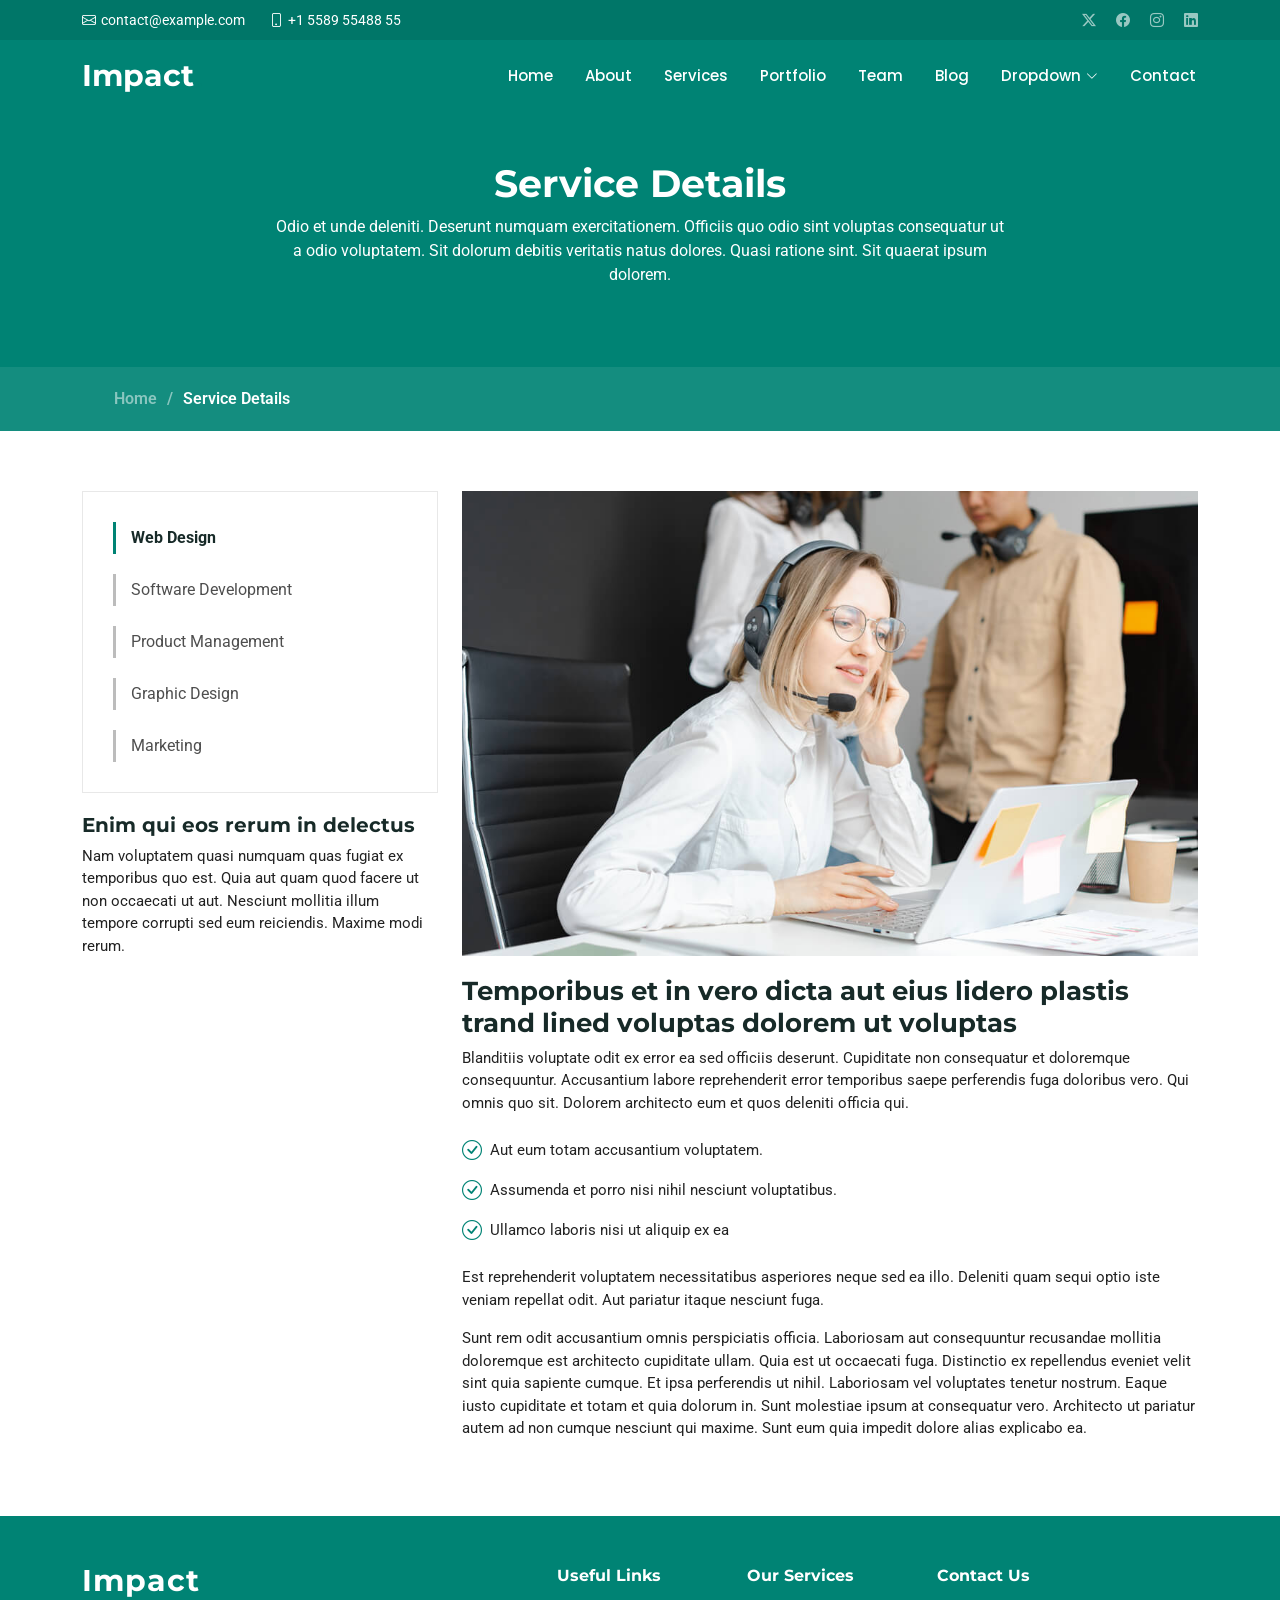
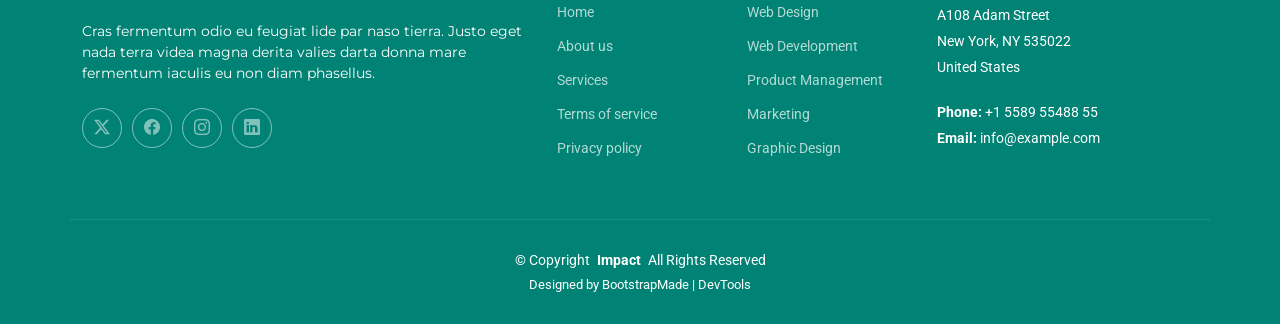
<file: Impact_/Impact/service-details.html>
<!DOCTYPE html>
<html lang="en">

<head>
  <meta charset="utf-8">
  <meta content="width=device-width, initial-scale=1.0" name="viewport">
  <title>Service Details - Impact Bootstrap Template</title>
  <meta name="description" content="">
  <meta name="keywords" content="">

  <!-- Favicons -->
  <link href="assets/img/favicon.png" rel="icon">
  <link href="assets/img/apple-touch-icon.png" rel="apple-touch-icon">

  <!-- Fonts -->
  <link href="https://fonts.googleapis.com" rel="preconnect">
  <link href="https://fonts.gstatic.com" rel="preconnect" crossorigin>
  <link href="https://fonts.googleapis.com/css2?family=Roboto:ital,wght@0,100;0,300;0,400;0,500;0,700;0,900;1,100;1,300;1,400;1,500;1,700;1,900&family=Montserrat:ital,wght@0,100;0,200;0,300;0,400;0,500;0,600;0,700;0,800;0,900;1,100;1,200;1,300;1,400;1,500;1,600;1,700;1,800;1,900&family=Poppins:ital,wght@0,100;0,200;0,300;0,400;0,500;0,600;0,700;0,800;0,900;1,100;1,200;1,300;1,400;1,500;1,600;1,700;1,800;1,900&display=swap" rel="stylesheet">

  <!-- Vendor CSS Files -->
  <link href="assets/vendor/bootstrap/css/bootstrap.min.css" rel="stylesheet">
  <link href="assets/vendor/bootstrap-icons/bootstrap-icons.css" rel="stylesheet">
  <link href="assets/vendor/aos/aos.css" rel="stylesheet">
  <link href="assets/vendor/glightbox/css/glightbox.min.css" rel="stylesheet">
  <link href="assets/vendor/swiper/swiper-bundle.min.css" rel="stylesheet">

  <!-- Main CSS File -->
  <link href="assets/css/main.css" rel="stylesheet">

  <!-- =======================================================
  * Template Name: Impact
  * Template URL: https://bootstrapmade.com/impact-bootstrap-business-website-template/
  * Updated: Aug 07 2024 with Bootstrap v5.3.3
  * Author: BootstrapMade.com
  * License: https://bootstrapmade.com/license/
  ======================================================== -->
</head>

<body class="service-details-page">

  <header id="header" class="header fixed-top">

    <div class="topbar d-flex align-items-center">
      <div class="container d-flex justify-content-center justify-content-md-between">
        <div class="contact-info d-flex align-items-center">
          <i class="bi bi-envelope d-flex align-items-center"><a href="mailto:contact@example.com">contact@example.com</a></i>
          <i class="bi bi-phone d-flex align-items-center ms-4"><span>+1 5589 55488 55</span></i>
        </div>
        <div class="social-links d-none d-md-flex align-items-center">
          <a href="#" class="twitter"><i class="bi bi-twitter-x"></i></a>
          <a href="#" class="facebook"><i class="bi bi-facebook"></i></a>
          <a href="#" class="instagram"><i class="bi bi-instagram"></i></a>
          <a href="#" class="linkedin"><i class="bi bi-linkedin"></i></a>
        </div>
      </div>
    </div><!-- End Top Bar -->

    <div class="branding d-flex align-items-cente">

      <div class="container position-relative d-flex align-items-center justify-content-between">
        <a href="index.html" class="logo d-flex align-items-center">
          <!-- Uncomment the line below if you also wish to use an image logo -->
          <!-- <img src="assets/img/logo.png" alt=""> -->
          <h1 class="sitename">Impact</h1>
          <span>.</span>
        </a>

        <nav id="navmenu" class="navmenu">
          <ul>
            <li><a href="#hero">Home<br></a></li>
            <li><a href="#about">About</a></li>
            <li><a href="#services">Services</a></li>
            <li><a href="#portfolio">Portfolio</a></li>
            <li><a href="#team">Team</a></li>
            <li><a href="blog.html">Blog</a></li>
            <li class="dropdown"><a href="#"><span>Dropdown</span> <i class="bi bi-chevron-down toggle-dropdown"></i></a>
              <ul>
                <li><a href="#">Dropdown 1</a></li>
                <li class="dropdown"><a href="#"><span>Deep Dropdown</span> <i class="bi bi-chevron-down toggle-dropdown"></i></a>
                  <ul>
                    <li><a href="#">Deep Dropdown 1</a></li>
                    <li><a href="#">Deep Dropdown 2</a></li>
                    <li><a href="#">Deep Dropdown 3</a></li>
                    <li><a href="#">Deep Dropdown 4</a></li>
                    <li><a href="#">Deep Dropdown 5</a></li>
                  </ul>
                </li>
                <li><a href="#">Dropdown 2</a></li>
                <li><a href="#">Dropdown 3</a></li>
                <li><a href="#">Dropdown 4</a></li>
              </ul>
            </li>
            <li><a href="#contact">Contact</a></li>
          </ul>
          <i class="mobile-nav-toggle d-xl-none bi bi-list"></i>
        </nav>

      </div>

    </div>

  </header>

  <main class="main">

    <!-- Page Title -->
    <div class="page-title">
      <div class="heading">
        <div class="container">
          <div class="row d-flex justify-content-center text-center">
            <div class="col-lg-8">
              <h1>Service Details</h1>
              <p class="mb-0">Odio et unde deleniti. Deserunt numquam exercitationem. Officiis quo odio sint voluptas consequatur ut a odio voluptatem. Sit dolorum debitis veritatis natus dolores. Quasi ratione sint. Sit quaerat ipsum dolorem.</p>
            </div>
          </div>
        </div>
      </div>
      <nav class="breadcrumbs">
        <div class="container">
          <ol>
            <li><a href="index.html">Home</a></li>
            <li class="current">Service Details</li>
          </ol>
        </div>
      </nav>
    </div><!-- End Page Title -->

    <!-- Service Details Section -->
    <section id="service-details" class="service-details section">

      <div class="container">

        <div class="row gy-4">

          <div class="col-lg-4" data-aos="fade-up" data-aos-delay="100">
            <div class="services-list">
              <a href="#" class="active">Web Design</a>
              <a href="#">Software Development</a>
              <a href="#">Product Management</a>
              <a href="#">Graphic Design</a>
              <a href="#">Marketing</a>
            </div>

            <h4>Enim qui eos rerum in delectus</h4>
            <p>Nam voluptatem quasi numquam quas fugiat ex temporibus quo est. Quia aut quam quod facere ut non occaecati ut aut. Nesciunt mollitia illum tempore corrupti sed eum reiciendis. Maxime modi rerum.</p>
          </div>

          <div class="col-lg-8" data-aos="fade-up" data-aos-delay="200">
            <img src="assets/img/services.jpg" alt="" class="img-fluid services-img">
            <h3>Temporibus et in vero dicta aut eius lidero plastis trand lined voluptas dolorem ut voluptas</h3>
            <p>
              Blanditiis voluptate odit ex error ea sed officiis deserunt. Cupiditate non consequatur et doloremque consequuntur. Accusantium labore reprehenderit error temporibus saepe perferendis fuga doloribus vero. Qui omnis quo sit. Dolorem architecto eum et quos deleniti officia qui.
            </p>
            <ul>
              <li><i class="bi bi-check-circle"></i> <span>Aut eum totam accusantium voluptatem.</span></li>
              <li><i class="bi bi-check-circle"></i> <span>Assumenda et porro nisi nihil nesciunt voluptatibus.</span></li>
              <li><i class="bi bi-check-circle"></i> <span>Ullamco laboris nisi ut aliquip ex ea</span></li>
            </ul>
            <p>
              Est reprehenderit voluptatem necessitatibus asperiores neque sed ea illo. Deleniti quam sequi optio iste veniam repellat odit. Aut pariatur itaque nesciunt fuga.
            </p>
            <p>
              Sunt rem odit accusantium omnis perspiciatis officia. Laboriosam aut consequuntur recusandae mollitia doloremque est architecto cupiditate ullam. Quia est ut occaecati fuga. Distinctio ex repellendus eveniet velit sint quia sapiente cumque. Et ipsa perferendis ut nihil. Laboriosam vel voluptates tenetur nostrum. Eaque iusto cupiditate et totam et quia dolorum in. Sunt molestiae ipsum at consequatur vero. Architecto ut pariatur autem ad non cumque nesciunt qui maxime. Sunt eum quia impedit dolore alias explicabo ea.
            </p>
          </div>

        </div>

      </div>

    </section><!-- /Service Details Section -->

  </main>

  <footer id="footer" class="footer accent-background">

    <div class="container footer-top">
      <div class="row gy-4">
        <div class="col-lg-5 col-md-12 footer-about">
          <a href="index.html" class="logo d-flex align-items-center">
            <span class="sitename">Impact</span>
          </a>
          <p>Cras fermentum odio eu feugiat lide par naso tierra. Justo eget nada terra videa magna derita valies darta donna mare fermentum iaculis eu non diam phasellus.</p>
          <div class="social-links d-flex mt-4">
            <a href=""><i class="bi bi-twitter-x"></i></a>
            <a href=""><i class="bi bi-facebook"></i></a>
            <a href=""><i class="bi bi-instagram"></i></a>
            <a href=""><i class="bi bi-linkedin"></i></a>
          </div>
        </div>

        <div class="col-lg-2 col-6 footer-links">
          <h4>Useful Links</h4>
          <ul>
            <li><a href="#">Home</a></li>
            <li><a href="#">About us</a></li>
            <li><a href="#">Services</a></li>
            <li><a href="#">Terms of service</a></li>
            <li><a href="#">Privacy policy</a></li>
          </ul>
        </div>

        <div class="col-lg-2 col-6 footer-links">
          <h4>Our Services</h4>
          <ul>
            <li><a href="#">Web Design</a></li>
            <li><a href="#">Web Development</a></li>
            <li><a href="#">Product Management</a></li>
            <li><a href="#">Marketing</a></li>
            <li><a href="#">Graphic Design</a></li>
          </ul>
        </div>

        <div class="col-lg-3 col-md-12 footer-contact text-center text-md-start">
          <h4>Contact Us</h4>
          <p>A108 Adam Street</p>
          <p>New York, NY 535022</p>
          <p>United States</p>
          <p class="mt-4"><strong>Phone:</strong> <span>+1 5589 55488 55</span></p>
          <p><strong>Email:</strong> <span>info@example.com</span></p>
        </div>

      </div>
    </div>

    <div class="container copyright text-center mt-4">
      <p>© <span>Copyright</span> <strong class="px-1 sitename">Impact</strong> <span>All Rights Reserved</span></p>
      <div class="credits">
        <!-- All the links in the footer should remain intact. -->
        <!-- You can delete the links only if you've purchased the pro version. -->
        <!-- Licensing information: https://bootstrapmade.com/license/ -->
        <!-- Purchase the pro version with working PHP/AJAX contact form: [buy-url] -->
        Designed by <a href="https://bootstrapmade.com/">BootstrapMade</a> | <a href="https://bootstrapmade.com/tools/">DevTools</a>
      </div>
    </div>

  </footer>

  <!-- Scroll Top -->
  <a href="#" id="scroll-top" class="scroll-top d-flex align-items-center justify-content-center"><i class="bi bi-arrow-up-short"></i></a>

  <!-- Preloader -->
  <div id="preloader"></div>

  <!-- Vendor JS Files -->
  <script src="assets/vendor/bootstrap/js/bootstrap.bundle.min.js"></script>
  <script src="assets/vendor/php-email-form/validate.js"></script>
  <script src="assets/vendor/aos/aos.js"></script>
  <script src="assets/vendor/glightbox/js/glightbox.min.js"></script>
  <script src="assets/vendor/swiper/swiper-bundle.min.js"></script>
  <script src="assets/vendor/purecounter/purecounter_vanilla.js"></script>
  <script src="assets/vendor/imagesloaded/imagesloaded.pkgd.min.js"></script>
  <script src="assets/vendor/isotope-layout/isotope.pkgd.min.js"></script>

  <!-- Main JS File -->
  <script src="assets/js/main.js"></script>

</body>

</html>
</file>
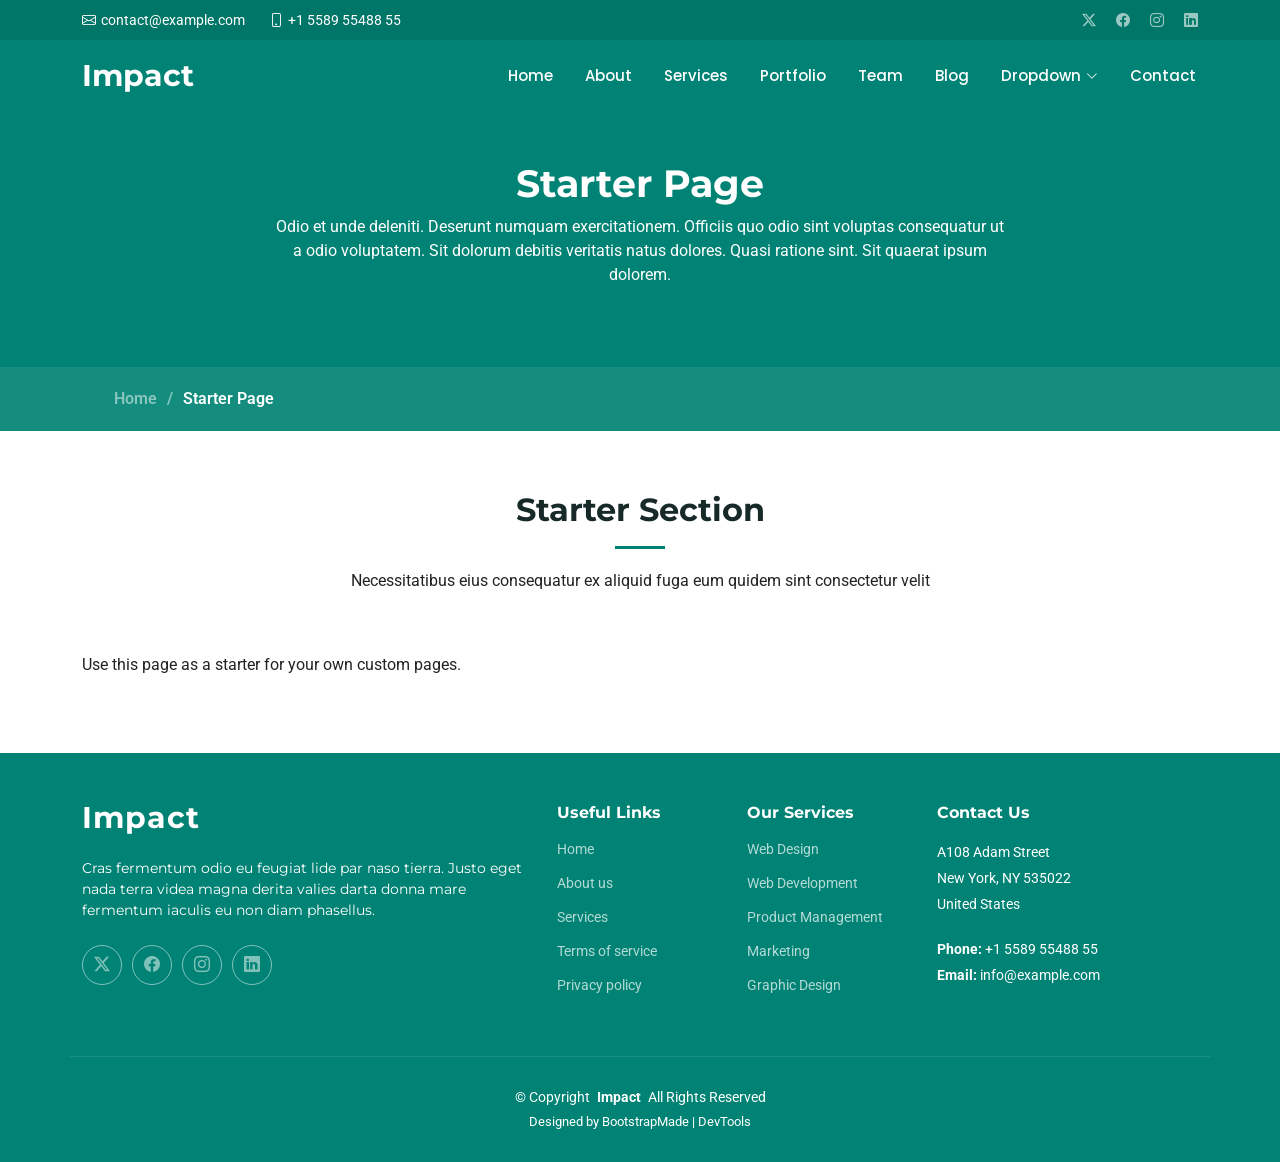
<file: Impact_/Impact/starter-page.html>
<!DOCTYPE html>
<html lang="en">

<head>
  <meta charset="utf-8">
  <meta content="width=device-width, initial-scale=1.0" name="viewport">
  <title>Starter Page - Impact Bootstrap Template</title>
  <meta name="description" content="">
  <meta name="keywords" content="">

  <!-- Favicons -->
  <link href="assets/img/favicon.png" rel="icon">
  <link href="assets/img/apple-touch-icon.png" rel="apple-touch-icon">

  <!-- Fonts -->
  <link href="https://fonts.googleapis.com" rel="preconnect">
  <link href="https://fonts.gstatic.com" rel="preconnect" crossorigin>
  <link href="https://fonts.googleapis.com/css2?family=Roboto:ital,wght@0,100;0,300;0,400;0,500;0,700;0,900;1,100;1,300;1,400;1,500;1,700;1,900&family=Montserrat:ital,wght@0,100;0,200;0,300;0,400;0,500;0,600;0,700;0,800;0,900;1,100;1,200;1,300;1,400;1,500;1,600;1,700;1,800;1,900&family=Poppins:ital,wght@0,100;0,200;0,300;0,400;0,500;0,600;0,700;0,800;0,900;1,100;1,200;1,300;1,400;1,500;1,600;1,700;1,800;1,900&display=swap" rel="stylesheet">

  <!-- Vendor CSS Files -->
  <link href="assets/vendor/bootstrap/css/bootstrap.min.css" rel="stylesheet">
  <link href="assets/vendor/bootstrap-icons/bootstrap-icons.css" rel="stylesheet">
  <link href="assets/vendor/aos/aos.css" rel="stylesheet">
  <link href="assets/vendor/glightbox/css/glightbox.min.css" rel="stylesheet">
  <link href="assets/vendor/swiper/swiper-bundle.min.css" rel="stylesheet">

  <!-- Main CSS File -->
  <link href="assets/css/main.css" rel="stylesheet">

  <!-- =======================================================
  * Template Name: Impact
  * Template URL: https://bootstrapmade.com/impact-bootstrap-business-website-template/
  * Updated: Aug 07 2024 with Bootstrap v5.3.3
  * Author: BootstrapMade.com
  * License: https://bootstrapmade.com/license/
  ======================================================== -->
</head>

<body class="starter-page-page">

  <header id="header" class="header fixed-top">

    <div class="topbar d-flex align-items-center">
      <div class="container d-flex justify-content-center justify-content-md-between">
        <div class="contact-info d-flex align-items-center">
          <i class="bi bi-envelope d-flex align-items-center"><a href="mailto:contact@example.com">contact@example.com</a></i>
          <i class="bi bi-phone d-flex align-items-center ms-4"><span>+1 5589 55488 55</span></i>
        </div>
        <div class="social-links d-none d-md-flex align-items-center">
          <a href="#" class="twitter"><i class="bi bi-twitter-x"></i></a>
          <a href="#" class="facebook"><i class="bi bi-facebook"></i></a>
          <a href="#" class="instagram"><i class="bi bi-instagram"></i></a>
          <a href="#" class="linkedin"><i class="bi bi-linkedin"></i></a>
        </div>
      </div>
    </div><!-- End Top Bar -->

    <div class="branding d-flex align-items-cente">

      <div class="container position-relative d-flex align-items-center justify-content-between">
        <a href="index.html" class="logo d-flex align-items-center">
          <!-- Uncomment the line below if you also wish to use an image logo -->
          <!-- <img src="assets/img/logo.png" alt=""> -->
          <h1 class="sitename">Impact</h1>
          <span>.</span>
        </a>

        <nav id="navmenu" class="navmenu">
          <ul>
            <li><a href="#hero">Home<br></a></li>
            <li><a href="#about">About</a></li>
            <li><a href="#services">Services</a></li>
            <li><a href="#portfolio">Portfolio</a></li>
            <li><a href="#team">Team</a></li>
            <li><a href="blog.html">Blog</a></li>
            <li class="dropdown"><a href="#"><span>Dropdown</span> <i class="bi bi-chevron-down toggle-dropdown"></i></a>
              <ul>
                <li><a href="#">Dropdown 1</a></li>
                <li class="dropdown"><a href="#"><span>Deep Dropdown</span> <i class="bi bi-chevron-down toggle-dropdown"></i></a>
                  <ul>
                    <li><a href="#">Deep Dropdown 1</a></li>
                    <li><a href="#">Deep Dropdown 2</a></li>
                    <li><a href="#">Deep Dropdown 3</a></li>
                    <li><a href="#">Deep Dropdown 4</a></li>
                    <li><a href="#">Deep Dropdown 5</a></li>
                  </ul>
                </li>
                <li><a href="#">Dropdown 2</a></li>
                <li><a href="#">Dropdown 3</a></li>
                <li><a href="#">Dropdown 4</a></li>
              </ul>
            </li>
            <li><a href="#contact">Contact</a></li>
          </ul>
          <i class="mobile-nav-toggle d-xl-none bi bi-list"></i>
        </nav>

      </div>

    </div>

  </header>

  <main class="main">

    <!-- Page Title -->
    <div class="page-title">
      <div class="heading">
        <div class="container">
          <div class="row d-flex justify-content-center text-center">
            <div class="col-lg-8">
              <h1>Starter Page</h1>
              <p class="mb-0">Odio et unde deleniti. Deserunt numquam exercitationem. Officiis quo odio sint voluptas consequatur ut a odio voluptatem. Sit dolorum debitis veritatis natus dolores. Quasi ratione sint. Sit quaerat ipsum dolorem.</p>
            </div>
          </div>
        </div>
      </div>
      <nav class="breadcrumbs">
        <div class="container">
          <ol>
            <li><a href="index.html">Home</a></li>
            <li class="current">Starter Page</li>
          </ol>
        </div>
      </nav>
    </div><!-- End Page Title -->

    <!-- Starter Section Section -->
    <section id="starter-section" class="starter-section section">

      <!-- Section Title -->
      <div class="container section-title" data-aos="fade-up">
        <h2>Starter Section</h2>
        <p>Necessitatibus eius consequatur ex aliquid fuga eum quidem sint consectetur velit</p>
      </div><!-- End Section Title -->

      <div class="container" data-aos="fade-up">
        <p>Use this page as a starter for your own custom pages.</p>
      </div>

    </section><!-- /Starter Section Section -->

  </main>

  <footer id="footer" class="footer accent-background">

    <div class="container footer-top">
      <div class="row gy-4">
        <div class="col-lg-5 col-md-12 footer-about">
          <a href="index.html" class="logo d-flex align-items-center">
            <span class="sitename">Impact</span>
          </a>
          <p>Cras fermentum odio eu feugiat lide par naso tierra. Justo eget nada terra videa magna derita valies darta donna mare fermentum iaculis eu non diam phasellus.</p>
          <div class="social-links d-flex mt-4">
            <a href=""><i class="bi bi-twitter-x"></i></a>
            <a href=""><i class="bi bi-facebook"></i></a>
            <a href=""><i class="bi bi-instagram"></i></a>
            <a href=""><i class="bi bi-linkedin"></i></a>
          </div>
        </div>

        <div class="col-lg-2 col-6 footer-links">
          <h4>Useful Links</h4>
          <ul>
            <li><a href="#">Home</a></li>
            <li><a href="#">About us</a></li>
            <li><a href="#">Services</a></li>
            <li><a href="#">Terms of service</a></li>
            <li><a href="#">Privacy policy</a></li>
          </ul>
        </div>

        <div class="col-lg-2 col-6 footer-links">
          <h4>Our Services</h4>
          <ul>
            <li><a href="#">Web Design</a></li>
            <li><a href="#">Web Development</a></li>
            <li><a href="#">Product Management</a></li>
            <li><a href="#">Marketing</a></li>
            <li><a href="#">Graphic Design</a></li>
          </ul>
        </div>

        <div class="col-lg-3 col-md-12 footer-contact text-center text-md-start">
          <h4>Contact Us</h4>
          <p>A108 Adam Street</p>
          <p>New York, NY 535022</p>
          <p>United States</p>
          <p class="mt-4"><strong>Phone:</strong> <span>+1 5589 55488 55</span></p>
          <p><strong>Email:</strong> <span>info@example.com</span></p>
        </div>

      </div>
    </div>

    <div class="container copyright text-center mt-4">
      <p>© <span>Copyright</span> <strong class="px-1 sitename">Impact</strong> <span>All Rights Reserved</span></p>
      <div class="credits">
        <!-- All the links in the footer should remain intact. -->
        <!-- You can delete the links only if you've purchased the pro version. -->
        <!-- Licensing information: https://bootstrapmade.com/license/ -->
        <!-- Purchase the pro version with working PHP/AJAX contact form: [buy-url] -->
        Designed by <a href="https://bootstrapmade.com/">BootstrapMade</a> | <a href="https://bootstrapmade.com/tools/">DevTools</a>
      </div>
    </div>

  </footer>

  <!-- Scroll Top -->
  <a href="#" id="scroll-top" class="scroll-top d-flex align-items-center justify-content-center"><i class="bi bi-arrow-up-short"></i></a>

  <!-- Preloader -->
  <div id="preloader"></div>

  <!-- Vendor JS Files -->
  <script src="assets/vendor/bootstrap/js/bootstrap.bundle.min.js"></script>
  <script src="assets/vendor/php-email-form/validate.js"></script>
  <script src="assets/vendor/aos/aos.js"></script>
  <script src="assets/vendor/glightbox/js/glightbox.min.js"></script>
  <script src="assets/vendor/swiper/swiper-bundle.min.js"></script>
  <script src="assets/vendor/purecounter/purecounter_vanilla.js"></script>
  <script src="assets/vendor/imagesloaded/imagesloaded.pkgd.min.js"></script>
  <script src="assets/vendor/isotope-layout/isotope.pkgd.min.js"></script>

  <!-- Main JS File -->
  <script src="assets/js/main.js"></script>

</body>

</html>
</file>
<file: Impact_/Impact/assets/css/main.css>
/**
* Template Name: Impact
* Template URL: https://bootstrapmade.com/impact-bootstrap-business-website-template/
* Updated: Aug 07 2024 with Bootstrap v5.3.3
* Author: BootstrapMade.com
* License: https://bootstrapmade.com/license/
*/

/*--------------------------------------------------------------
# Font & Color Variables
# Help: https://bootstrapmade.com/color-system/
--------------------------------------------------------------*/
/* Fonts */
:root {
  --default-font: "Roboto",  system-ui, -apple-system, "Segoe UI", Roboto, "Helvetica Neue", Arial, "Noto Sans", "Liberation Sans", sans-serif, "Apple Color Emoji", "Segoe UI Emoji", "Segoe UI Symbol", "Noto Color Emoji";
  --heading-font: "Montserrat",  sans-serif;
  --nav-font: "Poppins",  sans-serif;
}

/* Global Colors - The following color variables are used throughout the website. Updating them here will change the color scheme of the entire website */
:root { 
  --background-color: #ffffff; /* Background color for the entire website, including individual sections */
  --default-color: #222222; /* Default color used for the majority of the text content across the entire website */
  --heading-color: #172a28; /* Color for headings, subheadings and title throughout the website */
  --accent-color: #008374; /* Accent color that represents your brand on the website. It's used for buttons, links, and other elements that need to stand out */
  --surface-color: #ffffff; /* The surface color is used as a background of boxed elements within sections, such as cards, icon boxes, or other elements that require a visual separation from the global background. */
  --contrast-color: #ffffff; /* Contrast color for text, ensuring readability against backgrounds of accent, heading, or default colors. */
}

/* Nav Menu Colors - The following color variables are used specifically for the navigation menu. They are separate from the global colors to allow for more customization options */
:root {
  --nav-color: #ffffff;  /* The default color of the main navmenu links */
  --nav-hover-color: #008374; /* Applied to main navmenu links when they are hovered over or active */
  --nav-mobile-background-color: #ffffff; /* Used as the background color for mobile navigation menu */
  --nav-dropdown-background-color: #ffffff; /* Used as the background color for dropdown items that appear when hovering over primary navigation items */
  --nav-dropdown-color: #01433c; /* Used for navigation links of the dropdown items in the navigation menu. */
  --nav-dropdown-hover-color: #008374; /* Similar to --nav-hover-color, this color is applied to dropdown navigation links when they are hovered over. */
}

/* Color Presets - These classes override global colors when applied to any section or element, providing reuse of the sam color scheme. */

.light-background {
  --background-color: #f2f9f9;
  --surface-color: #ffffff;
}

.dark-background {
  --background-color: #060606;
  --default-color: #ffffff;
  --heading-color: #ffffff;
  --surface-color: #252525;
  --contrast-color: #ffffff;
}

.accent-background {
  --background-color: #008374;
  --default-color: #ffffff;
  --heading-color: #ffffff;
  --accent-color: #ffffff;
  --surface-color: #00b6a1;
  --contrast-color: #ffffff;
}

/* Smooth scroll */
:root {
  scroll-behavior: smooth;
}

/*--------------------------------------------------------------
# General Styling & Shared Classes
--------------------------------------------------------------*/
body {
  color: var(--default-color);
  background-color: var(--background-color);
  font-family: var(--default-font);
}

a {
  color: var(--accent-color);
  text-decoration: none;
  transition: 0.3s;
}

a:hover {
  color: color-mix(in srgb, var(--accent-color), transparent 25%);
  text-decoration: none;
}

h1,
h2,
h3,
h4,
h5,
h6 {
  color: var(--heading-color);
  font-family: var(--heading-font);
}

/* Pulsating Play Button
------------------------------*/
.pulsating-play-btn {
  width: 94px;
  height: 94px;
  background: radial-gradient(var(--accent-color) 50%, color-mix(in srgb, var(--accent-color), transparent 75%) 52%);
  border-radius: 50%;
  display: block;
  position: relative;
  overflow: hidden;
}

.pulsating-play-btn:before {
  content: "";
  position: absolute;
  width: 120px;
  height: 120px;
  animation-delay: 0s;
  animation: pulsate-play-btn 2s;
  animation-direction: forwards;
  animation-iteration-count: infinite;
  animation-timing-function: steps;
  opacity: 1;
  border-radius: 50%;
  border: 5px solid color-mix(in srgb, var(--accent-color), transparent 30%);
  top: -15%;
  left: -15%;
  background: rgba(198, 16, 0, 0);
}

.pulsating-play-btn:after {
  content: "";
  position: absolute;
  left: 50%;
  top: 50%;
  transform: translateX(-40%) translateY(-50%);
  width: 0;
  height: 0;
  border-top: 10px solid transparent;
  border-bottom: 10px solid transparent;
  border-left: 15px solid #fff;
  z-index: 100;
  transition: all 400ms cubic-bezier(0.55, 0.055, 0.675, 0.19);
}

.pulsating-play-btn:hover:before {
  content: "";
  position: absolute;
  left: 50%;
  top: 50%;
  transform: translateX(-40%) translateY(-50%);
  width: 0;
  height: 0;
  border: none;
  border-top: 10px solid transparent;
  border-bottom: 10px solid transparent;
  border-left: 15px solid #fff;
  z-index: 200;
  animation: none;
  border-radius: 0;
}

.pulsating-play-btn:hover:after {
  border-left: 15px solid var(--accent-color);
  transform: scale(20);
}

@keyframes pulsate-play-btn {
  0% {
    transform: scale(0.6, 0.6);
    opacity: 1;
  }

  100% {
    transform: scale(1, 1);
    opacity: 0;
  }
}

/* PHP Email Form Messages
------------------------------*/
.php-email-form .error-message {
  display: none;
  background: #df1529;
  color: #ffffff;
  text-align: left;
  padding: 15px;
  margin-bottom: 24px;
  font-weight: 600;
}

.php-email-form .sent-message {
  display: none;
  color: #ffffff;
  background: #059652;
  text-align: center;
  padding: 15px;
  margin-bottom: 24px;
  font-weight: 600;
}

.php-email-form .loading {
  display: none;
  background: var(--surface-color);
  text-align: center;
  padding: 15px;
  margin-bottom: 24px;
}

.php-email-form .loading:before {
  content: "";
  display: inline-block;
  border-radius: 50%;
  width: 24px;
  height: 24px;
  margin: 0 10px -6px 0;
  border: 3px solid var(--accent-color);
  border-top-color: var(--surface-color);
  animation: php-email-form-loading 1s linear infinite;
}

@keyframes php-email-form-loading {
  0% {
    transform: rotate(0deg);
  }

  100% {
    transform: rotate(360deg);
  }
}

/*--------------------------------------------------------------
# Global Header
--------------------------------------------------------------*/
.header {
  --background-color: #008374;
  --heading-color: #ffffff;
  color: var(--default-color);
  transition: all 0.5s;
  z-index: 997;
  background-color: var(--background-color);
}

.header .topbar {
  background-color: color-mix(in srgb, var(--accent-color) 90%, black 10%);
  height: 40px;
  padding: 0;
  font-size: 14px;
  transition: all 0.5s;
}

.header .topbar .contact-info i {
  font-style: normal;
  color: var(--contrast-color);
}

.header .topbar .contact-info i a,
.header .topbar .contact-info i span {
  padding-left: 5px;
  color: var(--contrast-color);
}

@media (max-width: 575px) {

  .header .topbar .contact-info i a,
  .header .topbar .contact-info i span {
    font-size: 13px;
  }
}

.header .topbar .contact-info i a {
  line-height: 0;
  transition: 0.3s;
}

.header .topbar .contact-info i a:hover {
  color: var(--contrast-color);
  text-decoration: underline;
}

.header .topbar .social-links a {
  color: color-mix(in srgb, var(--contrast-color), transparent 40%);
  line-height: 0;
  transition: 0.3s;
  margin-left: 20px;
}

.header .topbar .social-links a:hover {
  color: var(--contrast-color);
}

.header .branding {
  min-height: 60px;
  padding: 10px 0;
}

.header .logo {
  line-height: 1;
}

.header .logo img {
  max-height: 36px;
  margin-right: 8px;
}

.header .logo h1 {
  font-size: 30px;
  margin: 0;
  font-weight: 700;
  color: var(--heading-color);
}

.header .logo span {
  font-size: 32px;
  margin-left: 2px;
  color: var(--nav-hover-color);
}

.scrolled .header {
  box-shadow: 0px 0 18px rgba(0, 0, 0, 0.1);
}

/*--------------------------------------------------------------
# Navigation Menu
--------------------------------------------------------------*/
/* Desktop Navigation */
@media (min-width: 1200px) {
  .navmenu {
    padding: 0;
  }

  .navmenu ul {
    margin: 0;
    padding: 0;
    display: flex;
    list-style: none;
    align-items: center;
  }

  .navmenu li {
    position: relative;
  }

  .navmenu>ul>li {
    white-space: nowrap;
    padding: 15px 14px;
  }

  .navmenu>ul>li:last-child {
    padding-right: 0;
  }

  .navmenu a,
  .navmenu a:focus {
    color: var(--nav-color);
    font-size: 15px;
    padding: 0 2px;
    font-family: var(--nav-font);
    font-weight: 500;
    display: flex;
    align-items: center;
    justify-content: space-between;
    white-space: nowrap;
    transition: 0.3s;
    position: relative;
  }

  .navmenu a i,
  .navmenu a:focus i {
    font-size: 12px;
    line-height: 0;
    margin-left: 5px;
    transition: 0.3s;
  }

  .navmenu>ul>li>a:before {
    content: "";
    position: absolute;
    height: 2px;
    bottom: -6px;
    left: 0;
    background-color: var(--nav-hover-color);
    visibility: hidden;
    width: 0px;
    transition: all 0.3s ease-in-out 0s;
  }

  .navmenu a:hover:before,
  .navmenu li:hover>a:before,
  .navmenu .active:before {
    visibility: visible;
    width: 100%;
  }

  .navmenu li:hover>a,
  .navmenu .active,
  .navmenu .active:focus {
    color: var(--nav-color);
  }

  .navmenu .dropdown ul {
    margin: 0;
    padding: 10px 0;
    background: var(--nav-dropdown-background-color);
    display: block;
    position: absolute;
    visibility: hidden;
    left: 14px;
    top: 130%;
    opacity: 0;
    transition: 0.3s;
    border-radius: 4px;
    z-index: 99;
    box-shadow: 0px 0px 30px rgba(0, 0, 0, 0.1);
  }

  .navmenu .dropdown ul li {
    min-width: 200px;
  }

  .navmenu .dropdown ul a {
    padding: 10px 20px;
    font-size: 15px;
    text-transform: none;
    color: var(--nav-dropdown-color);
  }

  .navmenu .dropdown ul a i {
    font-size: 12px;
  }

  .navmenu .dropdown ul a:hover,
  .navmenu .dropdown ul .active:hover,
  .navmenu .dropdown ul li:hover>a {
    color: var(--nav-dropdown-hover-color);
  }

  .navmenu .dropdown:hover>ul {
    opacity: 1;
    top: 100%;
    visibility: visible;
  }

  .navmenu .dropdown .dropdown ul {
    top: 0;
    left: -90%;
    visibility: hidden;
  }

  .navmenu .dropdown .dropdown:hover>ul {
    opacity: 1;
    top: 0;
    left: -100%;
    visibility: visible;
  }
}

/* Mobile Navigation */
@media (max-width: 1199px) {
  .mobile-nav-toggle {
    color: var(--nav-color);
    font-size: 28px;
    line-height: 0;
    margin-right: 10px;
    cursor: pointer;
    transition: color 0.3s;
  }

  .navmenu {
    padding: 0;
    z-index: 9997;
  }

  .navmenu ul {
    display: none;
    list-style: none;
    position: absolute;
    inset: 60px 20px 20px 20px;
    padding: 10px 0;
    margin: 0;
    border-radius: 6px;
    background-color: var(--nav-mobile-background-color);
    border: 1px solid color-mix(in srgb, var(--default-color), transparent 90%);
    box-shadow: none;
    overflow-y: auto;
    transition: 0.3s;
    z-index: 9998;
  }

  .navmenu a,
  .navmenu a:focus {
    color: var(--nav-dropdown-color);
    padding: 10px 20px;
    font-family: var(--nav-font);
    font-size: 17px;
    font-weight: 500;
    display: flex;
    align-items: center;
    justify-content: space-between;
    white-space: nowrap;
    transition: 0.3s;
  }

  .navmenu a i,
  .navmenu a:focus i {
    font-size: 12px;
    line-height: 0;
    margin-left: 5px;
    width: 30px;
    height: 30px;
    display: flex;
    align-items: center;
    justify-content: center;
    border-radius: 50%;
    transition: 0.3s;
    background-color: color-mix(in srgb, var(--accent-color), transparent 90%);
  }

  .navmenu a i:hover,
  .navmenu a:focus i:hover {
    background-color: var(--accent-color);
    color: var(--contrast-color);
  }

  .navmenu a:hover,
  .navmenu .active,
  .navmenu .active:focus {
    color: var(--nav-dropdown-hover-color);
  }

  .navmenu .active i,
  .navmenu .active:focus i {
    background-color: var(--accent-color);
    color: var(--contrast-color);
    transform: rotate(180deg);
  }

  .navmenu .dropdown ul {
    position: static;
    display: none;
    z-index: 99;
    padding: 10px 0;
    margin: 10px 20px;
    background-color: var(--nav-dropdown-background-color);
    transition: all 0.5s ease-in-out;
  }

  .navmenu .dropdown ul ul {
    background-color: rgba(33, 37, 41, 0.1);
  }

  .navmenu .dropdown>.dropdown-active {
    display: block;
    background-color: rgba(33, 37, 41, 0.03);
  }

  .mobile-nav-active {
    overflow: hidden;
  }

  .mobile-nav-active .mobile-nav-toggle {
    color: #fff;
    position: absolute;
    font-size: 32px;
    top: 15px;
    right: 15px;
    margin-right: 0;
    z-index: 9999;
  }

  .mobile-nav-active .navmenu {
    position: fixed;
    overflow: hidden;
    inset: 0;
    background: rgba(33, 37, 41, 0.8);
    transition: 0.3s;
  }

  .mobile-nav-active .navmenu>ul {
    display: block;
  }
}

/*--------------------------------------------------------------
# Global Footer
--------------------------------------------------------------*/
.footer {
  color: var(--default-color);
  background-color: var(--background-color);
  font-size: 14px;
  position: relative;
}

.footer .footer-top {
  padding-top: 50px;
}

.footer .footer-about .logo {
  line-height: 1;
  margin-bottom: 25px;
}

.footer .footer-about .logo img {
  max-height: 40px;
  margin-right: 6px;
}

.footer .footer-about .logo span {
  color: var(--heading-color);
  font-size: 30px;
  font-weight: 700;
  letter-spacing: 1px;
  font-family: var(--heading-font);
}

.footer .footer-about p {
  font-size: 14px;
  font-family: var(--heading-font);
}

.footer .social-links a {
  display: flex;
  align-items: center;
  justify-content: center;
  width: 40px;
  height: 40px;
  border-radius: 50%;
  border: 1px solid color-mix(in srgb, var(--default-color), transparent 50%);
  font-size: 16px;
  color: color-mix(in srgb, var(--default-color), transparent 50%);
  margin-right: 10px;
  transition: 0.3s;
}

.footer .social-links a:hover {
  color: var(--default-color);
  border-color: var(--default-color);
}

.footer h4 {
  font-size: 16px;
  font-weight: bold;
  position: relative;
  padding-bottom: 12px;
}

.footer .footer-links {
  margin-bottom: 30px;
}

.footer .footer-links ul {
  list-style: none;
  padding: 0;
  margin: 0;
}

.footer .footer-links ul i {
  padding-right: 2px;
  font-size: 12px;
  line-height: 0;
}

.footer .footer-links ul li {
  padding: 10px 0;
  display: flex;
  align-items: center;
}

.footer .footer-links ul li:first-child {
  padding-top: 0;
}

.footer .footer-links ul a {
  color: color-mix(in srgb, var(--default-color), transparent 30%);
  display: inline-block;
  line-height: 1;
}

.footer .footer-links ul a:hover {
  color: var(--default-color);
}

.footer .footer-contact p {
  margin-bottom: 5px;
}

.footer .copyright {
  padding-top: 30px;
  padding-bottom: 30px;
  border-top: 1px solid color-mix(in srgb, var(--default-color), transparent 90%);
}

.footer .copyright p {
  margin-bottom: 0;
}

.footer .credits {
  margin-top: 4px;
  font-size: 13px;
}

/*--------------------------------------------------------------
# Preloader
--------------------------------------------------------------*/
#preloader {
  position: fixed;
  inset: 0;
  z-index: 999999;
  overflow: hidden;
  background: var(--background-color);
  transition: all 0.6s ease-out;
}

#preloader:before {
  content: "";
  position: fixed;
  top: calc(50% - 30px);
  left: calc(50% - 30px);
  border: 6px solid #ffffff;
  border-color: var(--accent-color) transparent var(--accent-color) transparent;
  border-radius: 50%;
  width: 60px;
  height: 60px;
  animation: animate-preloader 1.5s linear infinite;
}

@keyframes animate-preloader {
  0% {
    transform: rotate(0deg);
  }

  100% {
    transform: rotate(360deg);
  }
}

/*--------------------------------------------------------------
# Scroll Top Button
--------------------------------------------------------------*/
.scroll-top {
  position: fixed;
  visibility: hidden;
  opacity: 0;
  right: 15px;
  bottom: -15px;
  z-index: 99999;
  background-color: var(--accent-color);
  width: 44px;
  height: 44px;
  border-radius: 50px;
  transition: all 0.4s;
}

.scroll-top i {
  font-size: 24px;
  color: var(--contrast-color);
  line-height: 0;
}

.scroll-top:hover {
  background-color: color-mix(in srgb, var(--accent-color), transparent 20%);
  color: var(--contrast-color);
}

.scroll-top.active {
  visibility: visible;
  opacity: 1;
  bottom: 15px;
}

/*--------------------------------------------------------------
# Disable aos animation delay on mobile devices
--------------------------------------------------------------*/
@media screen and (max-width: 768px) {
  [data-aos-delay] {
    transition-delay: 0 !important;
  }
}

/*--------------------------------------------------------------
# Global Page Titles & Breadcrumbs
--------------------------------------------------------------*/
.page-title {
  --background-color: var(--accent-color);
  --default-color: #fff;
  --heading-color: #fff;
  color: var(--default-color);
  background-color: var(--background-color);
  position: relative;
}

.page-title .heading {
  padding: 160px 0 80px 0;
  border-top: 1px solid color-mix(in srgb, var(--default-color), transparent 90%);
}

.page-title .heading h1 {
  font-size: 38px;
  font-weight: 700;
}

.page-title nav {
  background-color: color-mix(in srgb, var(--default-color), transparent 92%);
  padding: 20px 0;
}

.page-title nav ol {
  display: flex;
  flex-wrap: wrap;
  list-style: none;
  margin: 0;
  font-size: 16px;
  font-weight: 600;
}

.page-title nav ol a {
  color: color-mix(in srgb, var(--default-color), transparent 50%);
}

.page-title nav ol a:hover {
  color: var(--default-color);
}

.page-title nav ol li+li {
  padding-left: 10px;
}

.page-title nav ol li+li::before {
  content: "/";
  display: inline-block;
  padding-right: 10px;
  color: color-mix(in srgb, var(--default-color), transparent 50%);
}

/*--------------------------------------------------------------
# Global Sections
--------------------------------------------------------------*/
section,
.section {
  color: var(--default-color);
  background-color: var(--background-color);
  padding: 60px 0;
  scroll-margin-top: 112px;
  overflow: clip;
}

@media (max-width: 1199px) {

  section,
  .section {
    scroll-margin-top: 100px;
  }
}

/*--------------------------------------------------------------
# Global Section Titles
--------------------------------------------------------------*/
.section-title {
  text-align: center;
  padding-bottom: 60px;
  position: relative;
}

.section-title h2 {
  font-size: 32px;
  font-weight: 700;
  margin-bottom: 20px;
  padding-bottom: 20px;
  position: relative;
}

.section-title h2:after {
  content: "";
  position: absolute;
  display: block;
  width: 50px;
  height: 3px;
  background: var(--accent-color);
  left: 0;
  right: 0;
  bottom: 0;
  margin: auto;
}

.section-title p {
  margin-bottom: 0;
}

/*--------------------------------------------------------------
# Hero Section
--------------------------------------------------------------*/
.hero {
  width: 100%;
  position: relative;
  padding: 140px 0 0 0;
}

.hero .container {
  position: relative;
  z-index: 3;
}

.hero h2 {
  font-size: 48px;
  font-weight: 700;
  margin-bottom: 20px;
}

.hero h2 .accent {
  color: var(--conrast-color);
}

.hero p {
  color: color-mix(in srgb, var(--default-color), transparent 40%);
  font-weight: 400;
  margin-bottom: 30px;
}

.hero .btn-get-started {
  color: var(--contrast-color);
  background: var(--accent-color);
  font-family: var(--heading-font);
  font-weight: 500;
  font-size: 14px;
  letter-spacing: 1px;
  display: inline-block;
  padding: 14px 40px;
  border-radius: 50px;
  transition: 0.3s;
  border: 2px solid color-mix(in srgb, var(--default-color), transparent 90%);
  background-color: color-mix(in srgb, var(--default-color), transparent 90%);
}

.hero .btn-get-started:hover {
  border-color: color-mix(in srgb, var(--default-color), transparent 60%);
}

.hero .btn-watch-video {
  font-size: 16px;
  transition: 0.5s;
  margin-left: 25px;
  font-weight: 600;
  color: var(--default-color);
}

.hero .btn-watch-video i {
  color: color-mix(in srgb, var(--default-color), transparent 50%);
  font-size: 32px;
  transition: 0.3s;
  line-height: 0;
  margin-right: 8px;
}

.hero .btn-watch-video:hover i {
  color: var(--default-color);
}

@media (max-width: 640px) {
  .hero h2 {
    font-size: 36px;
  }

  .hero .btn-get-started,
  .hero .btn-watch-video {
    font-size: 14px;
  }
}

.hero .icon-boxes {
  padding-bottom: 60px;
  z-index: 4;
}

@media (min-width: 1200px) {
  .hero .icon-boxes:before {
    content: "";
    position: absolute;
    bottom: 0;
    left: 0;
    right: 0;
    height: calc(50% + 20px);
    background-color: var(--default-color);
    border-top: 1px solid color-mix(in srgb, var(--default-color), transparent 90%);
  }
}

.hero .icon-box {
  padding: 60px 30px;
  position: relative;
  overflow: hidden;
  background: var(--background-color);
  box-shadow: 0 0 29px 0 rgba(0, 0, 0, 0.1);
  transition: all 0.3s ease-in-out;
  border-radius: 8px;
  z-index: 1;
  height: 100%;
  width: 100%;
  text-align: center;
}

.hero .icon-box .title {
  font-weight: 700;
  margin-bottom: 15px;
  font-size: 24px;
}

.hero .icon-box .title a {
  color: color-mix(in srgb, var(--default-color), transparent 20%);
  transition: 0.3s;
}

.hero .icon-box .icon {
  margin-bottom: 20px;
  padding-top: 10px;
  display: inline-block;
  transition: all 0.3s ease-in-out;
  font-size: 48px;
  line-height: 1;
  color: color-mix(in srgb, var(--default-color), transparent 20%);
}

.hero .icon-box:hover {
  background-color: color-mix(in srgb, var(--background-color), white 10%);
}

.hero .icon-box:hover .title a,
.hero .icon-box:hover .icon {
  color: var(--contrast-color);
}

/*--------------------------------------------------------------
# About Section
--------------------------------------------------------------*/
.about h3 {
  font-weight: 700;
  font-size: 28px;
  margin-bottom: 20px;
}

.about .fst-italic {
  color: color-mix(in srgb, var(--default-color), var(--contrast-color) 50%);
}

.about .content ul {
  list-style: none;
  padding: 0;
}

.about .content ul li {
  padding: 0 0 10px 30px;
  position: relative;
}

.about .content ul i {
  position: absolute;
  font-size: 20px;
  left: 0;
  top: -3px;
  color: var(--accent-color);
}

.about .content p:last-child {
  margin-bottom: 0;
}

.about .pulsating-play-btn {
  position: absolute;
  left: calc(50% - 47px);
  top: calc(50% - 47px);
}

/*--------------------------------------------------------------
# Clients Section
--------------------------------------------------------------*/
.clients .swiper {
  padding: 10px 0;
}

.clients .swiper-wrapper {
  height: auto;
}

.clients .swiper-slide img {
  transition: 0.3s;
}

.clients .swiper-slide img:hover {
  transform: scale(1.1);
}

/*--------------------------------------------------------------
# Stats Section
--------------------------------------------------------------*/
.stats .stats-item {
  padding: 10px;
}

.stats .stats-item i {
  font-size: 44px;
  color: var(--accent-color);
  line-height: 0;
  margin-right: 15px;
}

.stats .stats-item .purecounter {
  color: var(--heading-color);
  font-size: 40px;
  display: block;
  font-weight: 700;
  line-height: 40px;
}

.stats .stats-item p {
  color: color-mix(in srgb, var(--default-color), transparent 40%);
  padding: 15px 0 0 0;
  margin: 0;
  font-family: var(--heading-font);
  font-size: 14px;
}

/*--------------------------------------------------------------
# Call To Action Section
--------------------------------------------------------------*/
.call-to-action {
  background-color: transparent;
}

.call-to-action .container {
  padding-top: 80px;
  padding-bottom: 80px;
  border-radius: 15px;
  overflow: hidden;
  position: relative;
  clip-path: inset(0 round 15px);
}

.call-to-action .container img {
  position: fixed;
  top: 0;
  left: 0;
  display: block;
  width: 100%;
  height: 100%;
  object-fit: cover;
  z-index: 1;
  border-radius: 15px;
  overflow: hidden;
}

.call-to-action .container:before {
  content: "";
  background: rgba(0, 0, 0, 0.5);
  position: absolute;
  inset: 0;
  z-index: 2;
}

.call-to-action .container .content {
  position: relative;
  z-index: 3;
}

.call-to-action h3 {
  color: var(--default-color);
  font-size: 28px;
  font-weight: 700;
  margin-bottom: 20px;
}

.call-to-action p {
  color: var(--default-color);
  margin-bottom: 20px;
}

.call-to-action .play-btn {
  width: 94px;
  height: 94px;
  margin-bottom: 20px;
  background: radial-gradient(var(--accent-color) 50%, color-mix(in srgb, var(--accent-color), transparent 60%) 52%);
  border-radius: 50%;
  display: inline-block;
  position: relative;
  overflow: hidden;
}

.call-to-action .play-btn:before {
  content: "";
  position: absolute;
  width: 120px;
  height: 120px;
  animation-delay: 0s;
  animation: pulsate-btn 2s;
  animation-direction: forwards;
  animation-iteration-count: infinite;
  animation-timing-function: steps;
  opacity: 1;
  border-radius: 50%;
  border: 5px solid color-mix(in srgb, var(--accent-color), transparent 20%);
  top: -15%;
  left: -15%;
  background: rgba(198, 16, 0, 0);
}

.call-to-action .play-btn:after {
  content: "";
  position: absolute;
  left: 50%;
  top: 50%;
  transform: translateX(-40%) translateY(-50%);
  width: 0;
  height: 0;
  border-top: 10px solid transparent;
  border-bottom: 10px solid transparent;
  border-left: 15px solid var(--default-color);
  z-index: 100;
  transition: all 400ms cubic-bezier(0.55, 0.055, 0.675, 0.19);
}

.call-to-action .play-btn:hover:before {
  content: "";
  position: absolute;
  left: 50%;
  top: 50%;
  transform: translateX(-40%) translateY(-50%);
  width: 0;
  height: 0;
  border: none;
  border-top: 10px solid transparent;
  border-bottom: 10px solid transparent;
  border-left: 15px solid var(--default-color);
  z-index: 200;
  animation: none;
  border-radius: 0;
}

.call-to-action .play-btn:hover:after {
  border-left: 15px solid var(--accent-color);
  transform: scale(20);
}

.call-to-action .cta-btn {
  font-family: var(--heading-font);
  font-weight: 500;
  font-size: 16px;
  letter-spacing: 1px;
  display: inline-block;
  padding: 12px 40px;
  border-radius: 5px;
  transition: 0.5s;
  margin: 10px;
  border: 2px solid var(--contrast-color);
  color: var(--contrast-color);
}

.call-to-action .cta-btn:hover {
  background: var(--accent-color);
  border: 2px solid var(--accent-color);
}

@keyframes pulsate-btn {
  0% {
    transform: scale(0.6, 0.6);
    opacity: 1;
  }

  100% {
    transform: scale(1, 1);
    opacity: 0;
  }
}

/*--------------------------------------------------------------
# Services Section
--------------------------------------------------------------*/
.services .service-item {
  background-color: var(--surface-color);
  padding: 40px;
  box-shadow: 0px 0 30px rgba(0, 0, 0, 0.1);
  height: 100%;
}

.services .service-item .icon {
  width: 48px;
  height: 48px;
  position: relative;
  margin-bottom: 50px;
}

.services .service-item .icon i {
  color: color-mix(in srgb, var(--heading-color), transparent 30%);
  font-size: 56px;
  transition: ease-in-out 0.3s;
  z-index: 2;
  position: relative;
}

.services .service-item .icon:before {
  position: absolute;
  content: "";
  height: 100%;
  width: 100%;
  background: color-mix(in srgb, var(--heading-color), transparent 95%);
  border-radius: 50px;
  z-index: 1;
  top: 10px;
  right: -20px;
  transition: 0.3s;
}

.services .service-item h3 {
  color: color-mix(in srgb, var(--heading-color), transparent 20%);
  font-weight: 700;
  margin: 0 0 20px 0;
  padding-bottom: 8px;
  font-size: 22px;
  position: relative;
  display: inline-block;
  border-bottom: 4px solid color-mix(in srgb, var(--heading-color), transparent 90%);
  transition: 0.3s;
}

.services .service-item p {
  line-height: 24px;
  font-size: 14px;
  margin-bottom: 0;
}

.services .service-item .readmore {
  margin-top: 15px;
  display: inline-block;
  color: color-mix(in srgb, var(--default-color), transparent 30%);
}

.services .service-item:hover .icon i {
  color: var(--heading-color);
}

.services .service-item:hover .icon:before {
  background: color-mix(in srgb, var(--accent-color), transparent 50%);
}

.services .service-item:hover h3 {
  border-color: color-mix(in srgb, var(--accent-color), transparent 10%);
  color: var(--heading-color);
}

.services .service-item:hover .readmore {
  color: var(--accent-color);
}

/*--------------------------------------------------------------
# Testimonials Section
--------------------------------------------------------------*/
.testimonials .testimonial-item {
  background-color: var(--surface-color);
  box-shadow: 0px 2px 15px rgba(0, 0, 0, 0.1);
  box-sizing: content-box;
  padding: 30px;
  margin: 30px 15px;
  position: relative;
  height: 100%;
}

.testimonials .testimonial-item .testimonial-img {
  width: 90px;
  border-radius: 50px;
  margin-right: 15px;
}

.testimonials .testimonial-item h3 {
  font-size: 18px;
  font-weight: bold;
  margin: 10px 0 5px 0;
}

.testimonials .testimonial-item h4 {
  font-size: 14px;
  color: color-mix(in srgb, var(--default-color), transparent 40%);
  margin: 0;
}

.testimonials .testimonial-item .stars {
  margin: 10px 0;
}

.testimonials .testimonial-item .stars i {
  color: #ffc107;
  margin: 0 1px;
}

.testimonials .testimonial-item .quote-icon-left,
.testimonials .testimonial-item .quote-icon-right {
  color: color-mix(in srgb, var(--accent-color), transparent 50%);
  font-size: 26px;
  line-height: 0;
}

.testimonials .testimonial-item .quote-icon-left {
  display: inline-block;
  left: -5px;
  position: relative;
}

.testimonials .testimonial-item .quote-icon-right {
  display: inline-block;
  right: -5px;
  position: relative;
  top: 10px;
  transform: scale(-1, -1);
}

.testimonials .testimonial-item p {
  font-style: italic;
  margin: 15px auto 15px auto;
}

.testimonials .swiper-wrapper {
  height: auto;
}

.testimonials .swiper-pagination {
  margin-top: 20px;
  position: relative;
}

.testimonials .swiper-pagination .swiper-pagination-bullet {
  width: 12px;
  height: 12px;
  background-color: color-mix(in srgb, var(--default-color), transparent 85%);
  opacity: 1;
}

.testimonials .swiper-pagination .swiper-pagination-bullet-active {
  background-color: var(--accent-color);
}

@media (max-width: 767px) {
  .testimonials .testimonial-wrap {
    padding-left: 0;
  }

  .testimonials .testimonial-item {
    padding: 30px;
    margin: 15px;
  }

  .testimonials .testimonial-item .testimonial-img {
    position: static;
    left: auto;
  }
}

/*--------------------------------------------------------------
# Portfolio Section
--------------------------------------------------------------*/
.portfolio .portfolio-filters {
  padding: 0 0 20px 0;
  margin: 0 auto;
  list-style: none;
  text-align: center;
}

.portfolio .portfolio-filters li {
  cursor: pointer;
  display: inline-block;
  padding: 0;
  font-size: 18px;
  font-weight: 500;
  margin: 0 10px;
  line-height: 1;
  transition: all 0.3s ease-in-out;
}

.portfolio .portfolio-filters li:hover,
.portfolio .portfolio-filters li.filter-active {
  color: var(--accent-color);
}

.portfolio .portfolio-filters li:first-child {
  margin-left: 0;
}

.portfolio .portfolio-filters li:last-child {
  margin-right: 0;
}

@media (max-width: 575px) {
  .portfolio .portfolio-filters li {
    font-size: 14px;
    margin: 0 5px;
  }
}

.portfolio .portfolio-content {
  background-color: var(--surface-color);
  box-shadow: 0px 10px 30px rgba(0, 0, 0, 0.1);
  height: 100%;
  overflow: hidden;
}

.portfolio .portfolio-content img {
  transition: 0.3s;
  position: relative;
  z-index: 1;
}

.portfolio .portfolio-content .portfolio-info {
  background-color: var(--background-color);
  border-top: 1px solid color-mix(in srgb, var(--default-color), transparent 90%);
  padding: 25px 20px;
  position: relative;
  z-index: 2;
}

.portfolio .portfolio-content .portfolio-info h4 {
  font-size: 18px;
  font-weight: 600;
  padding-right: 50px;
}

.portfolio .portfolio-content .portfolio-info h4 a {
  color: var(--heading-color);
  transition: 0.3s;
}

.portfolio .portfolio-content .portfolio-info h4 a:hover {
  color: var(--accent-color);
}

.portfolio .portfolio-content .portfolio-info p {
  color: color-mix(in srgb, var(--default-color), transparent 30%);
  font-size: 14px;
  margin-bottom: 0;
  padding-right: 50px;
}

.portfolio .portfolio-content:hover img {
  transform: scale(1.1);
}

/*--------------------------------------------------------------
# Team Section
--------------------------------------------------------------*/
.team .member {
  background-color: var(--surface-color);
  box-shadow: 0px 2px 25px rgba(0, 0, 0, 0.1);
  text-align: center;
  border-radius: 15px;
  padding: 15px;
  overflow: hidden;
}

.team .member img {
  border-radius: 15px;
  overflow: hidden;
}

.team .member .member-content {
  padding: 0 20px 30px 20px;
}

.team .member h4 {
  font-weight: 700;
  margin-top: 16px;
  margin-bottom: 2px;
  font-size: 20px;
}

.team .member span {
  font-style: italic;
  display: block;
  font-size: 14px;
  color: color-mix(in srgb, var(--default-color), transparent 40%);
}

.team .member .social {
  margin-top: 15px;
  margin-bottom: 10px;
  display: flex;
  align-items: center;
  justify-content: space-around;
}

.team .member .social a {
  color: color-mix(in srgb, var(--default-color), transparent 60%);
  transition: 0.3s;
  border-radius: 50%;
  width: 40px;
  height: 40px;
  display: flex;
  align-items: center;
  justify-content: center;
  border: 1px solid color-mix(in srgb, var(--default-color), transparent 60%);
}

.team .member .social a:hover {
  color: var(--accent-color);
  border-color: var(--accent-color);
}

.team .member .social i {
  font-size: 18px;
  margin: 0 2px;
}

/*--------------------------------------------------------------
# Pricing Section
--------------------------------------------------------------*/
.pricing {
  padding: 60px 0 120px 0;
}

.pricing .section-title {
  margin-bottom: 40px;
}

.pricing .pricing-item {
  background-color: var(--surface-color);
  box-shadow: 0 3px 20px -2px rgba(0, 0, 0, 0.1);
  padding: 60px 40px;
  height: 100%;
  position: relative;
  border-radius: 15px;
}

.pricing h3 {
  font-weight: 600;
  margin-bottom: 15px;
  font-size: 20px;
  text-align: center;
}

.pricing .icon {
  margin: 30px auto 20px auto;
  width: 70px;
  height: 70px;
  background: var(--accent-color);
  border-radius: 50%;
  display: flex;
  align-items: center;
  justify-content: center;
  transition: 0.3s;
  transform-style: preserve-3d;
}

.pricing .icon i {
  color: var(--background-color);
  font-size: 28px;
  transition: ease-in-out 0.3s;
  line-height: 0;
}

.pricing .icon::before {
  position: absolute;
  content: "";
  height: 86px;
  width: 86px;
  border-radius: 50%;
  background: color-mix(in srgb, var(--accent-color), transparent 80%);
  transition: all 0.3s ease-out 0s;
  transform: translateZ(-1px);
}

.pricing .icon::after {
  position: absolute;
  content: "";
  height: 102px;
  width: 102px;
  border-radius: 50%;
  background: color-mix(in srgb, var(--accent-color), transparent 90%);
  transition: all 0.3s ease-out 0s;
  transform: translateZ(-2px);
}

.pricing h4 {
  font-size: 48px;
  color: var(--accent-color);
  font-weight: 700;
  font-family: var(--heading-font);
  margin-bottom: 25px;
  text-align: center;
}

.pricing h4 sup {
  font-size: 28px;
}

.pricing h4 span {
  color: color-mix(in srgb, var(--default-color), transparent 50%);
  font-size: 18px;
  font-weight: 400;
}

.pricing ul {
  padding: 20px 0;
  list-style: none;
  color: color-mix(in srgb, var(--default-color), transparent 20%);
  text-align: left;
  line-height: 20px;
}

.pricing ul li {
  padding: 10px 0;
  display: flex;
  align-items: center;
}

.pricing ul i {
  color: #059652;
  font-size: 24px;
  padding-right: 3px;
}

.pricing ul .na {
  color: color-mix(in srgb, var(--default-color), transparent 70%);
}

.pricing ul .na i {
  color: color-mix(in srgb, var(--default-color), transparent 70%);
}

.pricing ul .na span {
  text-decoration: line-through;
}

.pricing .buy-btn {
  color: color-mix(in srgb, var(--default-color), transparent 20%);
  display: inline-block;
  padding: 8px 40px 10px 40px;
  border-radius: 50px;
  border: 1px solid color-mix(in srgb, var(--default-color), transparent 80%);
  transition: none;
  font-size: 16px;
  font-weight: 600;
  font-family: var(--heading-font);
  transition: 0.3s;
}

.pricing .buy-btn:hover {
  background-color: var(--accent-color);
  color: var(--contrast-color);
}

.pricing .featured {
  z-index: 10;
  border: 3px solid var(--accent-color);
}

@media (min-width: 992px) {
  .pricing .featured {
    transform: scale(1.15);
  }
}

/*--------------------------------------------------------------
# Faq Section
--------------------------------------------------------------*/
.faq .content h3 {
  font-weight: 400;
  font-size: 34px;
}

.faq .content p {
  font-size: 15px;
  color: color-mix(in srgb, var(--default-color), transparent 30%);
}

.faq .faq-container .faq-item {
  background-color: var(--surface-color);
  position: relative;
  padding: 20px;
  margin-bottom: 20px;
  box-shadow: 0px 5px 25px 0px rgba(0, 0, 0, 0.1);
  overflow: hidden;
}

.faq .faq-container .faq-item:last-child {
  margin-bottom: 0;
}

.faq .faq-container .faq-item h3 {
  font-weight: 600;
  font-size: 18px;
  line-height: 24px;
  margin: 0 30px 0 0;
  transition: 0.3s;
  cursor: pointer;
  display: flex;
  align-items: flex-start;
}

.faq .faq-container .faq-item h3 .num {
  color: var(--accent-color);
  padding-right: 5px;
}

.faq .faq-container .faq-item h3:hover {
  color: var(--accent-color);
}

.faq .faq-container .faq-item .faq-content {
  display: grid;
  grid-template-rows: 0fr;
  transition: 0.3s ease-in-out;
  visibility: hidden;
  opacity: 0;
}

.faq .faq-container .faq-item .faq-content p {
  margin-bottom: 0;
  overflow: hidden;
}

.faq .faq-container .faq-item .faq-toggle {
  position: absolute;
  top: 20px;
  right: 20px;
  font-size: 16px;
  line-height: 0;
  transition: 0.3s;
  cursor: pointer;
}

.faq .faq-container .faq-item .faq-toggle:hover {
  color: var(--accent-color);
}

.faq .faq-container .faq-active h3 {
  color: var(--accent-color);
}

.faq .faq-container .faq-active .faq-content {
  grid-template-rows: 1fr;
  visibility: visible;
  opacity: 1;
  padding-top: 10px;
}

.faq .faq-container .faq-active .faq-toggle {
  transform: rotate(90deg);
  color: var(--accent-color);
}

/*--------------------------------------------------------------
# Recent Posts Section
--------------------------------------------------------------*/
.recent-posts article {
  background: var(--surface-color);
  box-shadow: 0 4px 16px rgba(0, 0, 0, 0.1);
  padding: 30px;
  height: 100%;
  border-radius: 10px;
  overflow: hidden;
}

.recent-posts .post-img {
  max-height: 240px;
  margin: -30px -30px 15px -30px;
  overflow: hidden;
}

.recent-posts .post-category {
  font-size: 16px;
  color: color-mix(in srgb, var(--default-color), transparent 50%);
  margin-bottom: 10px;
}

.recent-posts .title {
  font-size: 20px;
  font-weight: 700;
  padding: 0;
  margin: 0 0 20px 0;
}

.recent-posts .title a {
  color: var(--heading-color);
  transition: 0.3s;
}

.recent-posts .title a:hover {
  color: var(--accent-color);
}

.recent-posts .post-author-img {
  width: 50px;
  border-radius: 50%;
  margin-right: 15px;
}

.recent-posts .post-author {
  font-weight: 600;
  margin-bottom: 5px;
}

.recent-posts .post-date {
  font-size: 14px;
  color: color-mix(in srgb, var(--default-color), transparent 50%);
  margin-bottom: 0;
}

/*--------------------------------------------------------------
# Contact Section
--------------------------------------------------------------*/
.contact .info-container {
  background-color: var(--accent-color);
  height: 100%;
  padding: 20px;
}

.contact .info-item {
  width: 100%;
  margin-bottom: 20px;
  padding: 20px;
  color: var(--contrast-color);
  background-color: color-mix(in srgb, var(--contrast-color), transparent 90%);
}

.contact .info-item:last-child {
  margin-bottom: 0;
}

.contact .info-item i {
  font-size: 20px;
  color: var(--contrast-color);
  background-color: color-mix(in srgb, var(--contrast-color), transparent 80%);
  width: 44px;
  height: 44px;
  display: flex;
  justify-content: center;
  align-items: center;
  border-radius: 50px;
  transition: all 0.3s ease-in-out;
  margin-right: 15px;
}

.contact .info-item h3 {
  color: var(--contrast-color);
  font-size: 20px;
  padding: 0;
  font-size: 18px;
  font-weight: 700;
  margin-bottom: 5px;
}

.contact .info-item p {
  padding: 0;
  margin-bottom: 0;
  font-size: 14px;
}

.contact .info-item:hover i {
  background: var(--contrast-color);
  color: var(--accent-color);
}

.contact .php-email-form {
  background-color: var(--surface-color);
  box-shadow: 0px 0px 20px rgba(0, 0, 0, 0.1);
  width: 100%;
  height: 100%;
  padding: 30px;
}

.contact .php-email-form input[type=text],
.contact .php-email-form input[type=email],
.contact .php-email-form textarea {
  font-size: 14px;
  padding: 10px 15px;
  box-shadow: none;
  border-radius: 0;
  color: var(--default-color);
  background-color: var(--surface-color);
  border-color: color-mix(in srgb, var(--default-color), transparent 80%);
}

.contact .php-email-form input[type=text]:focus,
.contact .php-email-form input[type=email]:focus,
.contact .php-email-form textarea:focus {
  border-color: var(--accent-color);
}

.contact .php-email-form input[type=text]::placeholder,
.contact .php-email-form input[type=email]::placeholder,
.contact .php-email-form textarea::placeholder {
  color: color-mix(in srgb, var(--default-color), transparent 70%);
}

.contact .php-email-form button[type=submit] {
  color: var(--contrast-color);
  background: var(--accent-color);
  border: 0;
  padding: 10px 30px;
  transition: 0.4s;
  border-radius: 50px;
}

.contact .php-email-form button[type=submit]:hover {
  background: color-mix(in srgb, var(--accent-color), transparent 20%);
}

/*--------------------------------------------------------------
# Service Details Section
--------------------------------------------------------------*/
.service-details .services-list {
  background-color: var(--surface-color);
  padding: 10px 30px;
  border: 1px solid color-mix(in srgb, var(--default-color), transparent 90%);
  margin-bottom: 20px;
}

.service-details .services-list a {
  display: block;
  line-height: 1;
  padding: 8px 0 8px 15px;
  border-left: 3px solid color-mix(in srgb, var(--default-color), transparent 70%);
  margin: 20px 0;
  color: color-mix(in srgb, var(--default-color), transparent 20%);
  transition: 0.3s;
}

.service-details .services-list a.active {
  color: var(--heading-color);
  font-weight: 700;
  border-color: var(--accent-color);
}

.service-details .services-list a:hover {
  border-color: var(--accent-color);
}

.service-details .services-img {
  margin-bottom: 20px;
}

.service-details h3 {
  font-size: 26px;
  font-weight: 700;
}

.service-details h4 {
  font-size: 20px;
  font-weight: 700;
}

.service-details p {
  font-size: 15px;
}

.service-details ul {
  list-style: none;
  padding: 0;
  font-size: 15px;
}

.service-details ul li {
  padding: 5px 0;
  display: flex;
  align-items: center;
}

.service-details ul i {
  font-size: 20px;
  margin-right: 8px;
  color: var(--accent-color);
}

/*--------------------------------------------------------------
# Portfolio Details Section
--------------------------------------------------------------*/
.portfolio-details .portfolio-details-slider img {
  width: 100%;
}

.portfolio-details .swiper-wrapper {
  height: auto;
}

.portfolio-details .swiper-button-prev,
.portfolio-details .swiper-button-next {
  width: 48px;
  height: 48px;
}

.portfolio-details .swiper-button-prev:after,
.portfolio-details .swiper-button-next:after {
  color: rgba(255, 255, 255, 0.8);
  background-color: rgba(0, 0, 0, 0.15);
  font-size: 24px;
  border-radius: 50%;
  width: 48px;
  height: 48px;
  display: flex;
  align-items: center;
  justify-content: center;
  transition: 0.3s;
}

.portfolio-details .swiper-button-prev:hover:after,
.portfolio-details .swiper-button-next:hover:after {
  background-color: rgba(0, 0, 0, 0.3);
}

@media (max-width: 575px) {

  .portfolio-details .swiper-button-prev,
  .portfolio-details .swiper-button-next {
    display: none;
  }
}

.portfolio-details .swiper-pagination {
  margin-top: 20px;
  position: relative;
}

.portfolio-details .swiper-pagination .swiper-pagination-bullet {
  width: 10px;
  height: 10px;
  background-color: color-mix(in srgb, var(--default-color), transparent 85%);
  opacity: 1;
}

.portfolio-details .swiper-pagination .swiper-pagination-bullet-active {
  background-color: var(--accent-color);
}

.portfolio-details .portfolio-info h3 {
  font-size: 22px;
  font-weight: 700;
  margin-bottom: 20px;
  padding-bottom: 20px;
  position: relative;
}

.portfolio-details .portfolio-info h3:after {
  content: "";
  position: absolute;
  display: block;
  width: 50px;
  height: 3px;
  background: var(--accent-color);
  left: 0;
  bottom: 0;
}

.portfolio-details .portfolio-info ul {
  list-style: none;
  padding: 0;
  font-size: 15px;
}

.portfolio-details .portfolio-info ul li {
  display: flex;
  flex-direction: column;
  padding-bottom: 15px;
}

.portfolio-details .portfolio-info ul strong {
  text-transform: uppercase;
  font-weight: 400;
  color: color-mix(in srgb, var(--default-color), transparent 50%);
  font-size: 14px;
}

.portfolio-details .portfolio-info .btn-visit {
  padding: 8px 40px;
  background: var(--accent-color);
  color: var(--contrast-color);
  border-radius: 50px;
  transition: 0.3s;
}

.portfolio-details .portfolio-info .btn-visit:hover {
  background: color-mix(in srgb, var(--accent-color), transparent 20%);
}

.portfolio-details .portfolio-description h2 {
  font-size: 26px;
  font-weight: 700;
  margin-bottom: 20px;
}

.portfolio-details .portfolio-description p {
  padding: 0;
}

.portfolio-details .portfolio-description .testimonial-item {
  padding: 30px 30px 0 30px;
  position: relative;
  background: color-mix(in srgb, var(--default-color), transparent 97%);
  margin-bottom: 50px;
}

.portfolio-details .portfolio-description .testimonial-item .testimonial-img {
  width: 90px;
  border-radius: 50px;
  border: 6px solid var(--background-color);
  float: left;
  margin: 0 10px 0 0;
}

.portfolio-details .portfolio-description .testimonial-item h3 {
  font-size: 18px;
  font-weight: bold;
  margin: 15px 0 5px 0;
  padding-top: 20px;
}

.portfolio-details .portfolio-description .testimonial-item h4 {
  font-size: 14px;
  color: #6c757d;
  margin: 0;
}

.portfolio-details .portfolio-description .testimonial-item .quote-icon-left,
.portfolio-details .portfolio-description .testimonial-item .quote-icon-right {
  color: color-mix(in srgb, var(--accent-color), transparent 50%);
  font-size: 26px;
  line-height: 0;
}

.portfolio-details .portfolio-description .testimonial-item .quote-icon-left {
  display: inline-block;
  left: -5px;
  position: relative;
}

.portfolio-details .portfolio-description .testimonial-item .quote-icon-right {
  display: inline-block;
  right: -5px;
  position: relative;
  top: 10px;
  transform: scale(-1, -1);
}

.portfolio-details .portfolio-description .testimonial-item p {
  font-style: italic;
  margin: 0 0 15px 0 0 0;
  padding: 0;
}

/*--------------------------------------------------------------
# Starter Section Section
--------------------------------------------------------------*/
.starter-section {
  /* Add your styles here */
}

/*--------------------------------------------------------------
# Blog Posts Section
--------------------------------------------------------------*/
.blog-posts article {
  background-color: var(--surface-color);
  box-shadow: 0 4px 16px rgba(0, 0, 0, 0.1);
  padding: 30px;
  height: 100%;
  border-radius: 10px;
  overflow: hidden;
}

.blog-posts .post-img {
  max-height: 240px;
  margin: -30px -30px 15px -30px;
  overflow: hidden;
}

.blog-posts .post-category {
  font-size: 16px;
  color: color-mix(in srgb, var(--default-color), transparent 40%);
  margin-bottom: 10px;
}

.blog-posts .title {
  font-size: 20px;
  font-weight: 700;
  padding: 0;
  margin: 0 0 20px 0;
}

.blog-posts .title a {
  color: var(--heading-color);
  transition: 0.3s;
}

.blog-posts .title a:hover {
  color: var(--accent-color);
}

.blog-posts .post-author-img {
  width: 50px;
  border-radius: 50%;
  margin-right: 15px;
}

.blog-posts .post-author {
  font-weight: 600;
  margin-bottom: 5px;
}

.blog-posts .post-date {
  font-size: 14px;
  color: color-mix(in srgb, var(--default-color), transparent 40%);
  margin-bottom: 0;
}

/*--------------------------------------------------------------
# Blog Pagination Section
--------------------------------------------------------------*/
.blog-pagination {
  padding-top: 0;
  color: color-mix(in srgb, var(--default-color), transparent 40%);
}

.blog-pagination ul {
  display: flex;
  padding: 0;
  margin: 0;
  list-style: none;
}

.blog-pagination li {
  margin: 0 5px;
  transition: 0.3s;
}

.blog-pagination li a {
  color: color-mix(in srgb, var(--default-color), transparent 40%);
  padding: 7px 16px;
  display: flex;
  align-items: center;
  justify-content: center;
}

.blog-pagination li a.active,
.blog-pagination li a:hover {
  background: var(--accent-color);
  color: var(--contrast-color);
}

.blog-pagination li a.active a,
.blog-pagination li a:hover a {
  color: var(--contrast-color);
}

/*--------------------------------------------------------------
# Blog Details Section
--------------------------------------------------------------*/
.blog-details {
  padding-bottom: 30px;
}

.blog-details .article {
  background-color: var(--surface-color);
  padding: 30px;
  box-shadow: 0 4px 16px rgba(0, 0, 0, 0.1);
}

.blog-details .post-img {
  margin: -30px -30px 20px -30px;
  overflow: hidden;
}

.blog-details .title {
  color: var(--heading-color);
  font-size: 28px;
  font-weight: 700;
  padding: 0;
  margin: 30px 0;
}

.blog-details .content {
  margin-top: 20px;
}

.blog-details .content h3 {
  font-size: 22px;
  margin-top: 30px;
  font-weight: bold;
}

.blog-details .content blockquote {
  overflow: hidden;
  background-color: color-mix(in srgb, var(--default-color), transparent 95%);
  padding: 60px;
  position: relative;
  text-align: center;
  margin: 20px 0;
}

.blog-details .content blockquote p {
  color: var(--default-color);
  line-height: 1.6;
  margin-bottom: 0;
  font-style: italic;
  font-weight: 500;
  font-size: 22px;
}

.blog-details .content blockquote:after {
  content: "";
  position: absolute;
  left: 0;
  top: 0;
  bottom: 0;
  width: 3px;
  background-color: var(--accent-color);
  margin-top: 20px;
  margin-bottom: 20px;
}

.blog-details .meta-top {
  margin-top: 20px;
  color: color-mix(in srgb, var(--default-color), transparent 40%);
}

.blog-details .meta-top ul {
  display: flex;
  flex-wrap: wrap;
  list-style: none;
  align-items: center;
  padding: 0;
  margin: 0;
}

.blog-details .meta-top ul li+li {
  padding-left: 20px;
}

.blog-details .meta-top i {
  font-size: 16px;
  margin-right: 8px;
  line-height: 0;
  color: color-mix(in srgb, var(--default-color), transparent 40%);
}

.blog-details .meta-top a {
  color: color-mix(in srgb, var(--default-color), transparent 40%);
  font-size: 14px;
  display: inline-block;
  line-height: 1;
}

.blog-details .meta-bottom {
  padding-top: 10px;
  border-top: 1px solid color-mix(in srgb, var(--default-color), transparent 90%);
}

.blog-details .meta-bottom i {
  color: color-mix(in srgb, var(--default-color), transparent 40%);
  display: inline;
}

.blog-details .meta-bottom a {
  color: color-mix(in srgb, var(--default-color), transparent 40%);
  transition: 0.3s;
}

.blog-details .meta-bottom a:hover {
  color: var(--accent-color);
}

.blog-details .meta-bottom .cats {
  list-style: none;
  display: inline;
  padding: 0 20px 0 0;
  font-size: 14px;
}

.blog-details .meta-bottom .cats li {
  display: inline-block;
}

.blog-details .meta-bottom .tags {
  list-style: none;
  display: inline;
  padding: 0;
  font-size: 14px;
}

.blog-details .meta-bottom .tags li {
  display: inline-block;
}

.blog-details .meta-bottom .tags li+li::before {
  padding-right: 6px;
  color: var(--default-color);
  content: ",";
}

.blog-details .meta-bottom .share {
  font-size: 16px;
}

.blog-details .meta-bottom .share i {
  padding-left: 5px;
}

/*--------------------------------------------------------------
# Blog Author Section
--------------------------------------------------------------*/
.blog-author {
  padding: 10px 0 40px 0;
}

.blog-author .author-container {
  background-color: var(--surface-color);
  padding: 20px;
  box-shadow: 0 4px 16px rgba(0, 0, 0, 0.1);
}

.blog-author img {
  max-width: 120px;
  margin-right: 20px;
}

.blog-author h4 {
  font-weight: 600;
  font-size: 20px;
  margin-bottom: 0px;
  padding: 0;
  color: color-mix(in srgb, var(--default-color), transparent 20%);
}

.blog-author .social-links {
  margin: 0 10px 10px 0;
}

.blog-author .social-links a {
  color: color-mix(in srgb, var(--default-color), transparent 60%);
  margin-right: 5px;
}

.blog-author p {
  font-style: italic;
  color: color-mix(in srgb, var(--default-color), transparent 30%);
  margin-bottom: 0;
}

/*--------------------------------------------------------------
# Blog Comments Section
--------------------------------------------------------------*/
.blog-comments {
  padding: 10px 0;
}

.blog-comments .comments-count {
  font-weight: bold;
}

.blog-comments .comment {
  margin-top: 30px;
  position: relative;
}

.blog-comments .comment .comment-img {
  margin-right: 14px;
}

.blog-comments .comment .comment-img img {
  width: 60px;
}

.blog-comments .comment h5 {
  font-size: 16px;
  margin-bottom: 2px;
}

.blog-comments .comment h5 a {
  font-weight: bold;
  color: var(--default-color);
  transition: 0.3s;
}

.blog-comments .comment h5 a:hover {
  color: var(--accent-color);
}

.blog-comments .comment h5 .reply {
  padding-left: 10px;
  color: color-mix(in srgb, var(--default-color), transparent 20%);
}

.blog-comments .comment h5 .reply i {
  font-size: 20px;
}

.blog-comments .comment time {
  display: block;
  font-size: 14px;
  color: color-mix(in srgb, var(--default-color), transparent 40%);
  margin-bottom: 5px;
}

.blog-comments .comment.comment-reply {
  padding-left: 40px;
}

/*--------------------------------------------------------------
# Comment Form Section
--------------------------------------------------------------*/
.comment-form {
  padding-top: 10px;
}

.comment-form form {
  background-color: var(--surface-color);
  margin-top: 30px;
  padding: 30px;
  box-shadow: 0 4px 16px rgba(0, 0, 0, 0.1);
}

.comment-form form h4 {
  font-weight: bold;
  font-size: 22px;
}

.comment-form form p {
  font-size: 14px;
}

.comment-form form input {
  background-color: var(--surface-color);
  color: var(--default-color);
  border: 1px solid color-mix(in srgb, var(--default-color), transparent 70%);
  font-size: 14px;
  border-radius: 4px;
  padding: 10px 10px;
}

.comment-form form input:focus {
  color: var(--default-color);
  background-color: var(--surface-color);
  box-shadow: none;
  border-color: var(--accent-color);
}

.comment-form form input::placeholder {
  color: color-mix(in srgb, var(--default-color), transparent 50%);
}

.comment-form form textarea {
  background-color: var(--surface-color);
  color: var(--default-color);
  border: 1px solid color-mix(in srgb, var(--default-color), transparent 70%);
  border-radius: 4px;
  padding: 10px 10px;
  font-size: 14px;
  height: 120px;
}

.comment-form form textarea:focus {
  color: var(--default-color);
  box-shadow: none;
  border-color: var(--accent-color);
  background-color: var(--surface-color);
}

.comment-form form textarea::placeholder {
  color: color-mix(in srgb, var(--default-color), transparent 50%);
}

.comment-form form .form-group {
  margin-bottom: 25px;
}

.comment-form form .btn-primary {
  border-radius: 4px;
  padding: 10px 20px;
  border: 0;
  background-color: var(--accent-color);
  color: var(--contrast-color);
}

.comment-form form .btn-primary:hover {
  color: var(--contrast-color);
  background-color: color-mix(in srgb, var(--accent-color), transparent 20%);
}

/*--------------------------------------------------------------
# Widgets
--------------------------------------------------------------*/
.widgets-container {
  background-color: var(--surface-color);
  padding: 30px;
  margin: 60px 0 30px 0;
  box-shadow: 0 4px 16px rgba(0, 0, 0, 0.1);
}

.widget-title {
  color: var(--heading-color);
  font-size: 20px;
  font-weight: 700;
  padding: 0;
  margin: 0 0 20px 0;
}

.widget-item {
  margin-bottom: 40px;
}

.widget-item:last-child {
  margin-bottom: 0;
}

.search-widget form {
  background: var(--background-color);
  border: 1px solid color-mix(in srgb, var(--default-color), transparent 70%);
  padding: 3px 10px;
  position: relative;
  transition: 0.3s;
}

.search-widget form input[type=text] {
  border: 0;
  padding: 4px;
  border-radius: 4px;
  width: calc(100% - 40px);
  background-color: var(--background-color);
  color: var(--default-color);
}

.search-widget form input[type=text]:focus {
  outline: none;
}

.search-widget form button {
  background: var(--accent-color);
  color: var(--contrast-color);
  position: absolute;
  top: 0;
  right: 0;
  bottom: 0;
  border: 0;
  font-size: 16px;
  padding: 0 15px;
  margin: -1px;
  transition: 0.3s;
  border-radius: 0 4px 4px 0;
  line-height: 0;
}

.search-widget form button i {
  line-height: 0;
}

.search-widget form button:hover {
  background: color-mix(in srgb, var(--accent-color), transparent 20%);
}

.search-widget form:is(:focus-within) {
  border-color: var(--accent-color);
}

.categories-widget ul {
  list-style: none;
  padding: 0;
  margin: 0;
}

.categories-widget ul li {
  padding-bottom: 10px;
}

.categories-widget ul li:last-child {
  padding-bottom: 0;
}

.categories-widget ul a {
  color: color-mix(in srgb, var(--default-color), transparent 20%);
  transition: 0.3s;
}

.categories-widget ul a:hover {
  color: var(--accent-color);
}

.categories-widget ul a span {
  padding-left: 5px;
  color: color-mix(in srgb, var(--default-color), transparent 50%);
  font-size: 14px;
}

.recent-posts-widget .post-item {
  display: flex;
  margin-bottom: 15px;
}

.recent-posts-widget .post-item:last-child {
  margin-bottom: 0;
}

.recent-posts-widget .post-item img {
  width: 80px;
  margin-right: 15px;
}

.recent-posts-widget .post-item h4 {
  font-size: 15px;
  font-weight: bold;
  margin-bottom: 5px;
}

.recent-posts-widget .post-item h4 a {
  color: var(--default-color);
  transition: 0.3s;
}

.recent-posts-widget .post-item h4 a:hover {
  color: var(--accent-color);
}

.recent-posts-widget .post-item time {
  display: block;
  font-style: italic;
  font-size: 14px;
  color: color-mix(in srgb, var(--default-color), transparent 50%);
}

.tags-widget {
  margin-bottom: -10px;
}

.tags-widget ul {
  list-style: none;
  padding: 0;
  margin: 0;
}

.tags-widget ul li {
  display: inline-block;
}

.tags-widget ul a {
  color: color-mix(in srgb, var(--default-color), transparent 30%);
  font-size: 14px;
  padding: 6px 14px;
  margin: 0 6px 8px 0;
  border: 1px solid color-mix(in srgb, var(--default-color), transparent 60%);
  display: inline-block;
  transition: 0.3s;
}

.tags-widget ul a:hover {
  background: var(--accent-color);
  color: var(--contrast-color);
  border: 1px solid var(--accent-color);
}

.tags-widget ul a span {
  padding-left: 5px;
  color: color-mix(in srgb, var(--default-color), transparent 60%);
  font-size: 14px;
}
</file>
